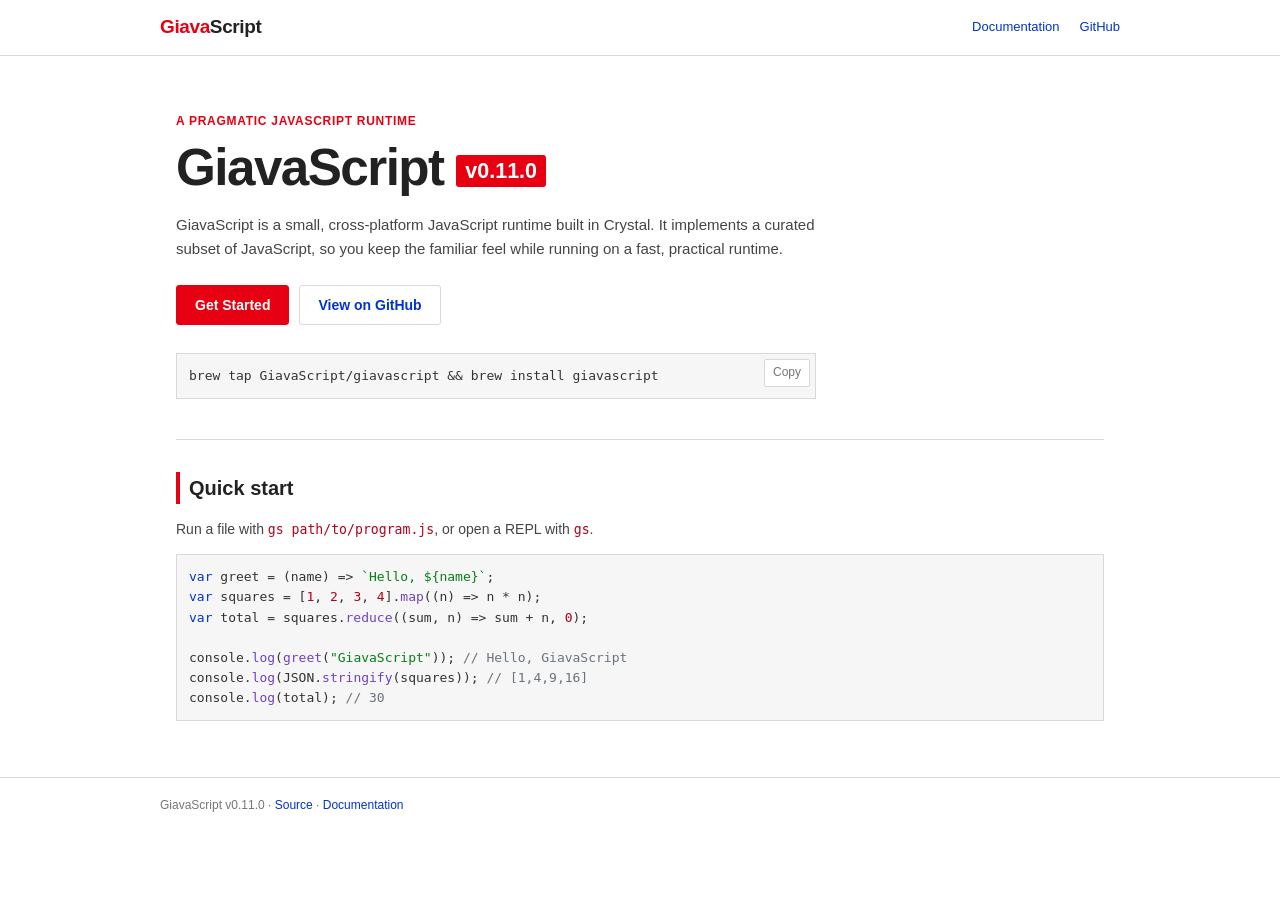
<file: index.html>
<!DOCTYPE html>
<html lang="en">

<head>
    <meta charset="UTF-8">
    <meta name="viewport" content="width=device-width, initial-scale=1.0">
    <title>GiavaScript — a pragmatic JavaScript runtime</title>
    <meta name="description"
        content="GiavaScript is a small, cross-platform JavaScript runtime with intentional non-standard differences.">
    <style>
        :root {
            --line: #d9d9d9;
            --muted: #767676;
            --red: #e60012;
            --blue: #0033cc;
            --code: #f6f6f6;
            --max: 960px
        }

        * {
            box-sizing: border-box
        }

        body {
            margin: 0;
            background: #fff;
            color: #222;
            font: 14px/1.6 "Hiragino Kaku Gothic ProN", "Yu Gothic", Meiryo, -apple-system, BlinkMacSystemFont, "Segoe UI", sans-serif
        }

        a {
            color: var(--blue);
            text-decoration: none
        }

        a:hover {
            text-decoration: underline
        }

        .topbar {
            height: 56px;
            border-bottom: 1px solid var(--line);
            display: flex;
            align-items: center;
            justify-content: space-between;
            gap: 24px;
            padding: 0 max(16px, calc((100vw - var(--max))/2))
        }

        .brand {
            color: var(--red);
            font-weight: 700;
            font-size: 19px;
            letter-spacing: -0.02em
        }

        .brand:hover {
            text-decoration: none
        }

        .brand b {
            color: #222;
            font-weight: 700
        }

        .topbar nav {
            display: flex;
            gap: 20px;
            font-size: 13px
        }

        main {
            max-width: var(--max);
            margin: auto;
            padding: 0 16px
        }

        .hero {
            padding: 56px 0 40px;
            border-bottom: 1px solid var(--line)
        }

        .eyebrow {
            color: var(--red);
            font-size: 12px;
            font-weight: 700;
            letter-spacing: .06em;
            text-transform: uppercase
        }

        .hero h1 {
            font-size: clamp(2rem, 6vw, 3.2rem);
            line-height: 1.05;
            margin: 10px 0 0;
            letter-spacing: -0.03em
        }

        .version {
            font-size: 0.42em;
            font-weight: 600;
            color: #fff;
            background: var(--red);
            border-radius: 3px;
            padding: 4px 9px;
            vertical-align: middle;
            letter-spacing: 0
        }

        .hero-copy {
            max-width: 640px;
            color: #444;
            font-size: 15px;
            margin: 18px 0 0
        }

        .actions {
            display: flex;
            gap: 10px;
            margin-top: 24px
        }

        .btn {
            display: inline-block;
            padding: 8px 18px;
            border: 1px solid var(--line);
            border-radius: 3px;
            font-size: 14px;
            font-weight: 600
        }

        .btn:hover {
            text-decoration: none
        }

        .btn.primary {
            background: var(--red);
            border-color: var(--red);
            color: #fff
        }

        .btn.primary:hover {
            background: #c5000f
        }

        .btn.secondary {
            background: #fff;
            color: var(--blue)
        }

        .btn.secondary:hover {
            background: #f2f6ff;
            border-color: #b3b3b3
        }

        .install {
            margin-top: 28px;
            max-width: 640px;
            position: relative
        }

        .install pre {
            margin: 0;
            background: var(--code);
            border: 1px solid var(--line);
            padding: 12px 64px 12px 12px;
            overflow: auto;
            font: 13px/1.5 ui-monospace, SFMono-Regular, Menlo, Consolas, monospace;
            color: #333
        }

        .install .copy {
            position: absolute;
            right: 6px;
            top: 6px;
            background: #fff;
            border: 1px solid var(--line);
            color: var(--muted);
            padding: 3px 8px;
            cursor: pointer;
            font: inherit;
            font-size: 12px;
            border-radius: 2px
        }

        .install .copy:hover {
            color: var(--blue);
            border-color: #b3b3b3
        }

        .quickstart {
            padding: 32px 0 56px
        }

        .quickstart h2 {
            font-size: 1.25rem;
            margin: 0 0 10px;
            padding-left: 9px;
            border-left: 4px solid var(--red)
        }

        .quickstart p {
            color: #444
        }

        .quickstart p code {
            color: #b3001b;
            font-size: .94em
        }

        .quickstart pre {
            margin: 14px 0 0;
            background: var(--code);
            border: 1px solid var(--line);
            padding: 12px;
            overflow: auto;
            font: 13px/1.55 ui-monospace, SFMono-Regular, Menlo, Consolas, monospace;
            color: #333
        }

        pre code {
            color: #333
        }

        .string {
            color: #067d17
        }

        .comment {
            color: #6a737d
        }

        .keyword {
            color: #0033cc
        }

        .number {
            color: #b3001b
        }

        .func {
            color: #6f42c1
        }

        footer {
            border-top: 1px solid var(--line);
            padding: 18px max(16px, calc((100vw - var(--max))/2));
            color: var(--muted);
            font-size: 12px
        }

        footer a {
            color: var(--blue)
        }

        @media(max-width: 600px) {
            .topbar {
                flex-wrap: wrap;
                height: auto;
                padding: 10px 16px;
                gap: 8px
            }

            .hero {
                padding: 36px 0 28px
            }

            .actions {
                flex-direction: column;
                align-items: flex-start
            }
        }
    </style>
</head>

<body>
    <header class="topbar">
        <a class="brand" href="./">Giava<b>Script</b></a>
        <nav>
            <a href="docs/">Documentation</a>
            <a href="https://github.com/GiavaScript/GiavaScript">GitHub</a>
        </nav>
    </header>

    <main>
        <section class="hero">
            <div class="eyebrow">A pragmatic JavaScript runtime</div>
            <h1>GiavaScript <span class="version">v0.11.0</span></h1>
            <p class="hero-copy">
                GiavaScript is a small, cross-platform JavaScript runtime built in Crystal.
                It implements a curated subset of JavaScript, so you keep the familiar feel
                while running on a fast, practical runtime.
            </p>
            <div class="actions">
                <a class="btn primary" href="docs/">Get Started</a>
                <a class="btn secondary" href="https://github.com/GiavaScript/GiavaScript">View on GitHub</a>
            </div>
            <div class="install">
                <button class="copy" type="button">Copy</button>
                <pre><code>brew tap GiavaScript/giavascript && brew install giavascript</code></pre>
            </div>
        </section>

        <section class="quickstart">
            <h2>Quick start</h2>
            <p>Run a file with <code>gs path/to/program.js</code>, or open a REPL with <code>gs</code>.</p>
            <pre><code>var greet = (name) => `Hello, ${name}`;
var squares = [1, 2, 3, 4].map((n) => n * n);
var total = squares.reduce((sum, n) => sum + n, 0);

console.log(greet("GiavaScript")); // Hello, GiavaScript
console.log(JSON.stringify(squares)); // [1,4,9,16]
console.log(total); // 30</code></pre>
        </section>
    </main>

    <footer>
        GiavaScript v0.11.0 &middot; <a href="https://github.com/GiavaScript/GiavaScript">Source</a> &middot;
        <a href="docs/">Documentation</a>
    </footer>

    <script>
        var tokenPattern = /("(?:[^"\\]|\\.)*"|'(?:[^'\\]|\\.)*'|`(?:[^`\\]|\\.)*`)|(\/\/[^\n]*)|\b(var|function|return|if|else|for|of|in|switch|case|break|default|new|typeof|throw|try|catch|finally)\b|\b(\d+(?:\.\d+)?)\b|\b([A-Za-z_$][\w$]*)(?=\()/g;

        var highlight = (source) => {
            var escaped = source.replace(/&/g, "&amp;").replace(/</g, "&lt;").replace(/>/g, "&gt;");
            return escaped.replace(tokenPattern, (match, string, comment, keyword, number, func) => {
                if (string) return `<span class="string">${match}</span>`;
                if (comment) return `<span class="comment">${match}</span>`;
                if (keyword) return `<span class="keyword">${match}</span>`;
                if (number) return `<span class="number">${match}</span>`;
                return `<span class="func">${match}</span>`;
            });
        };

        var copy = (button, timeout = 1200) => {
            navigator.clipboard.writeText(button.parentElement.querySelector("code").textContent);
            button.textContent = "Copied";
            setTimeout(() => { button.textContent = "Copy"; }, timeout);
        };

        [...document.querySelectorAll("pre code")].forEach((block) => {
            block.innerHTML = highlight(block.textContent);
        });

        [...document.querySelectorAll(".copy")].forEach((button) => {
            button.addEventListener("click", () => copy(button));
        });
    </script>
</body>

</html>
</file>
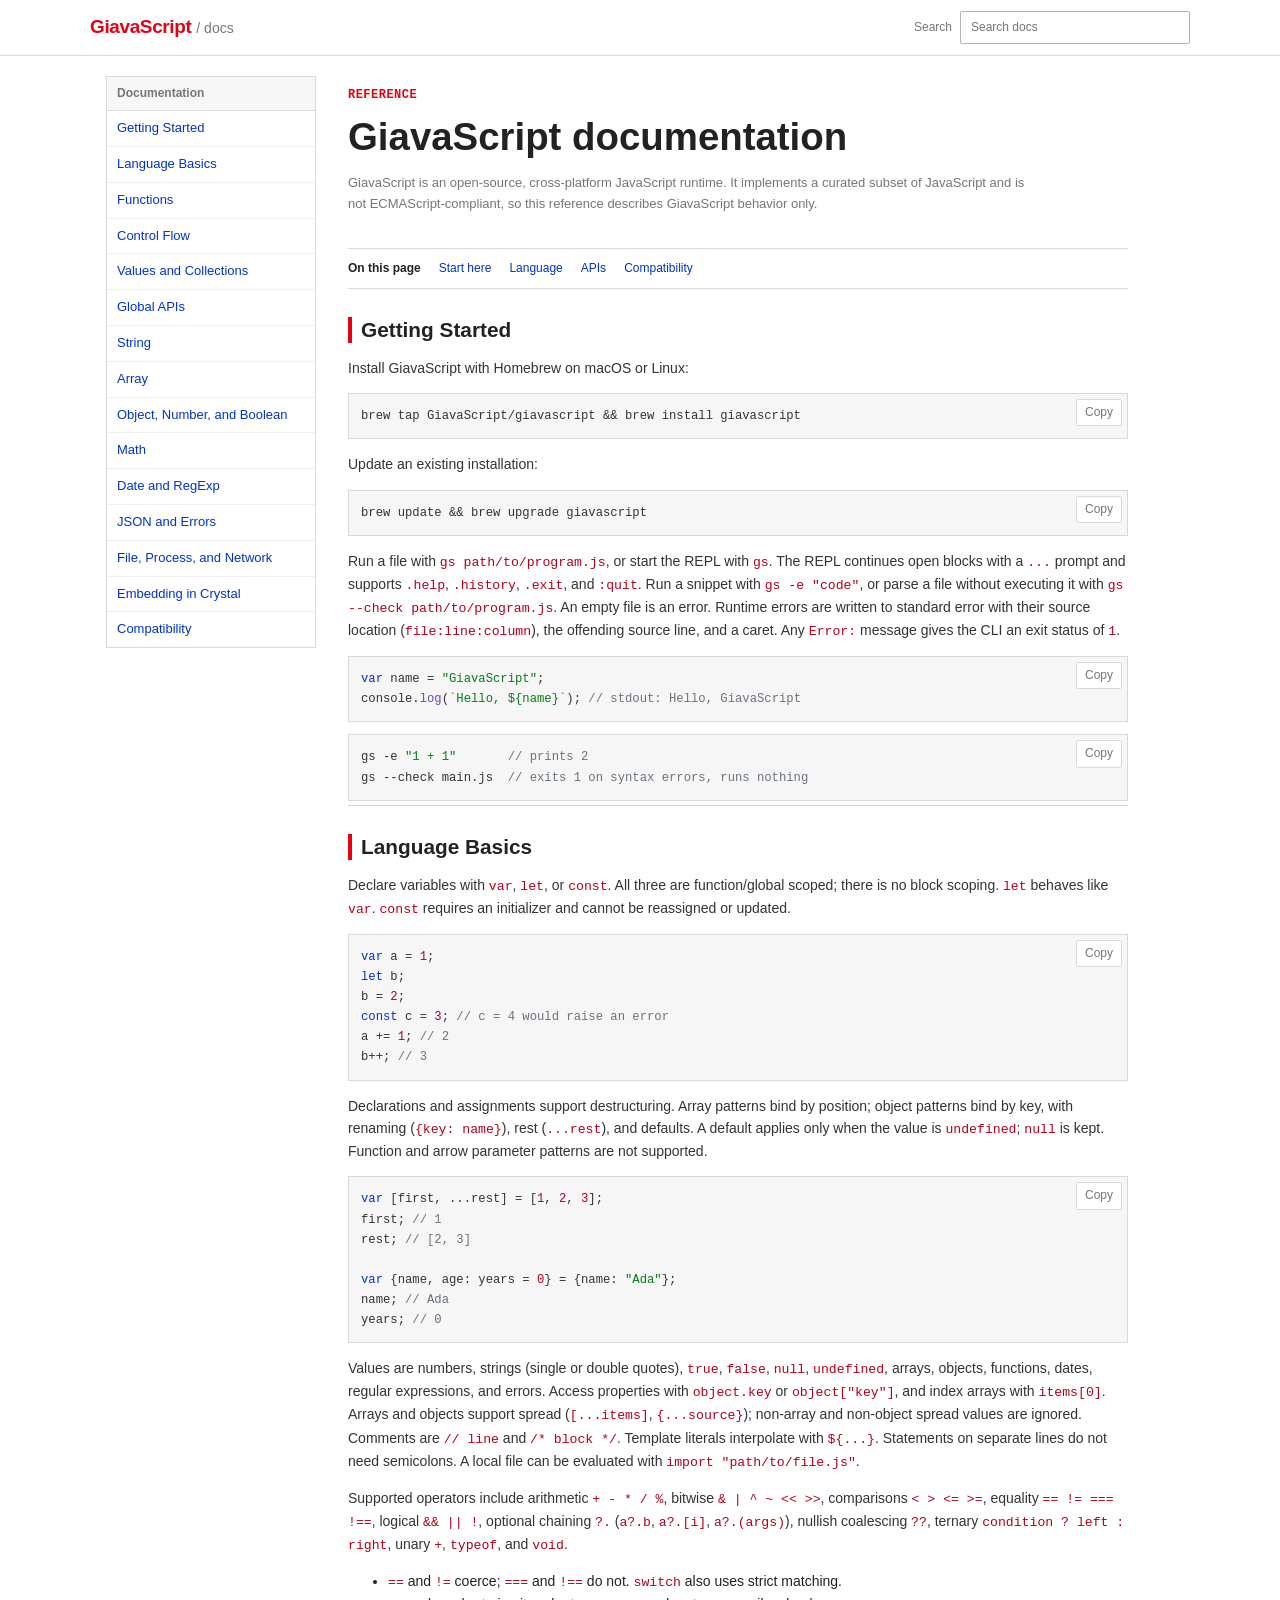
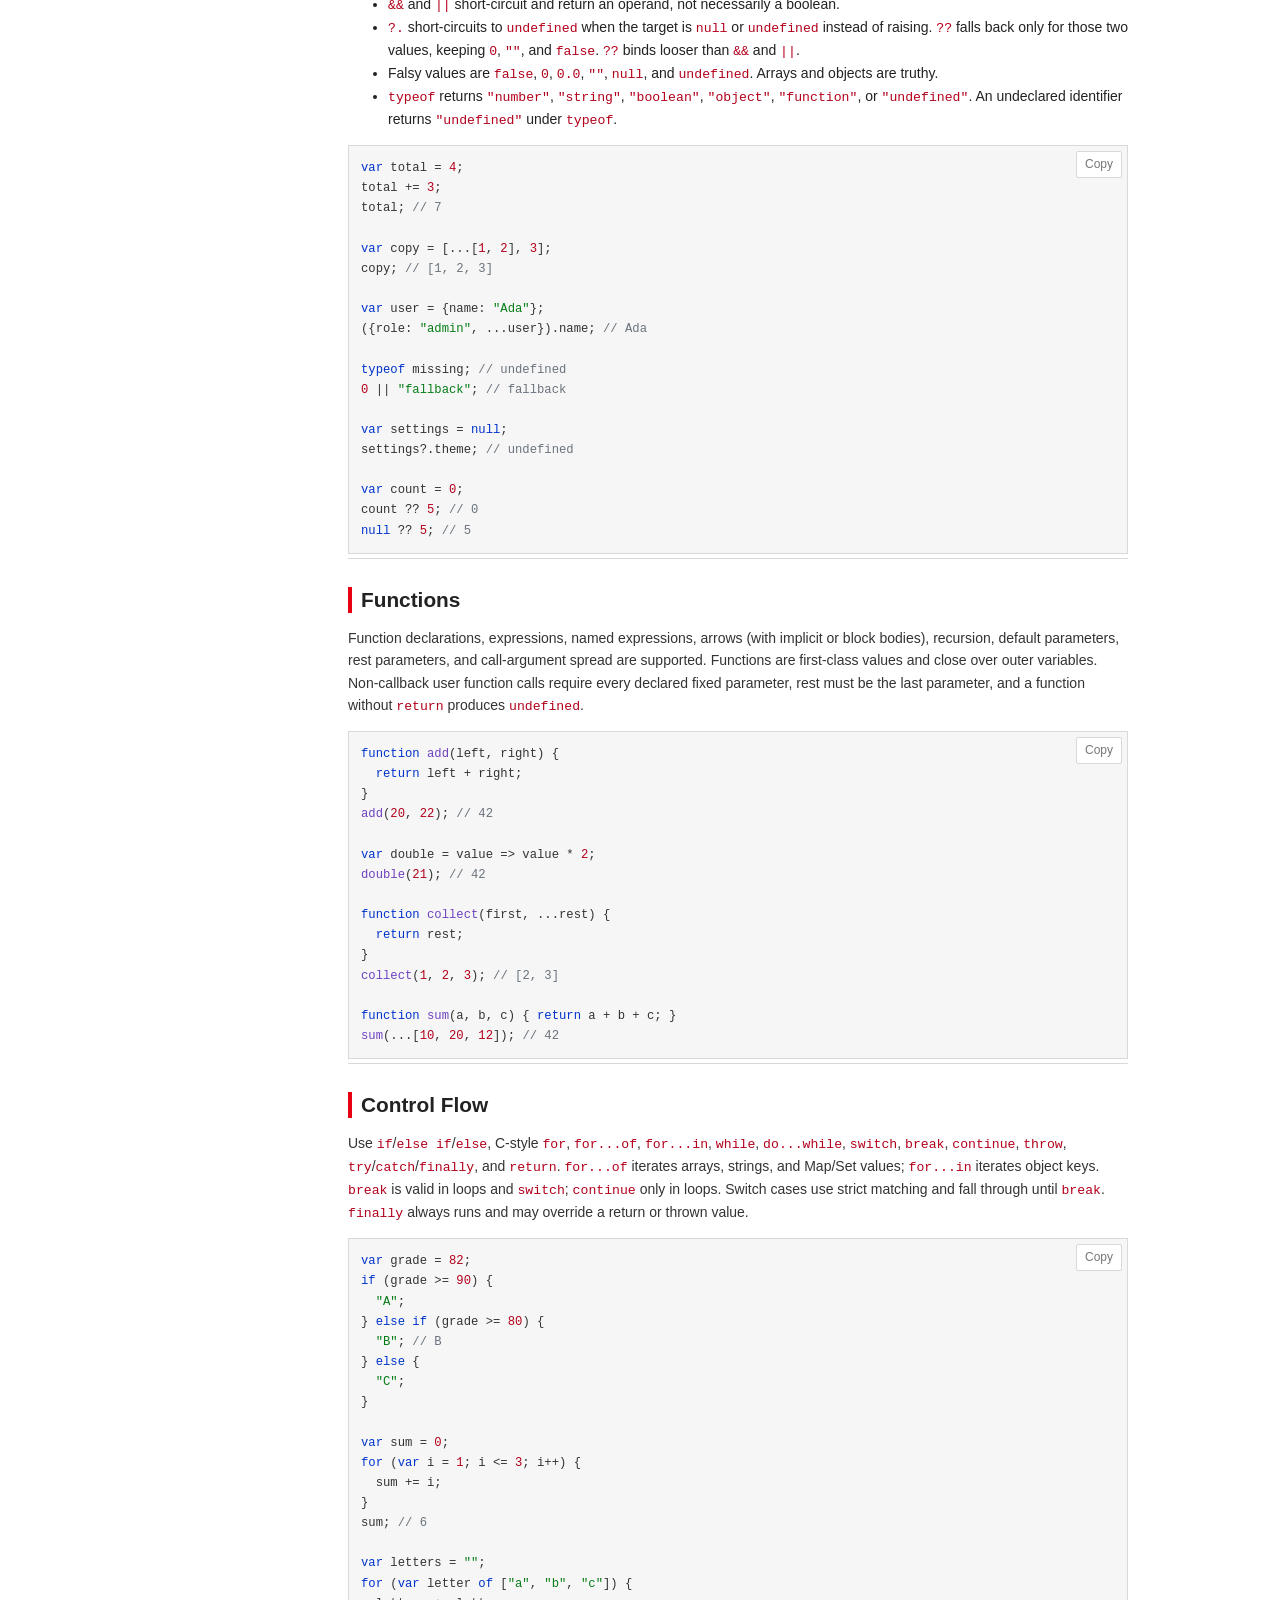
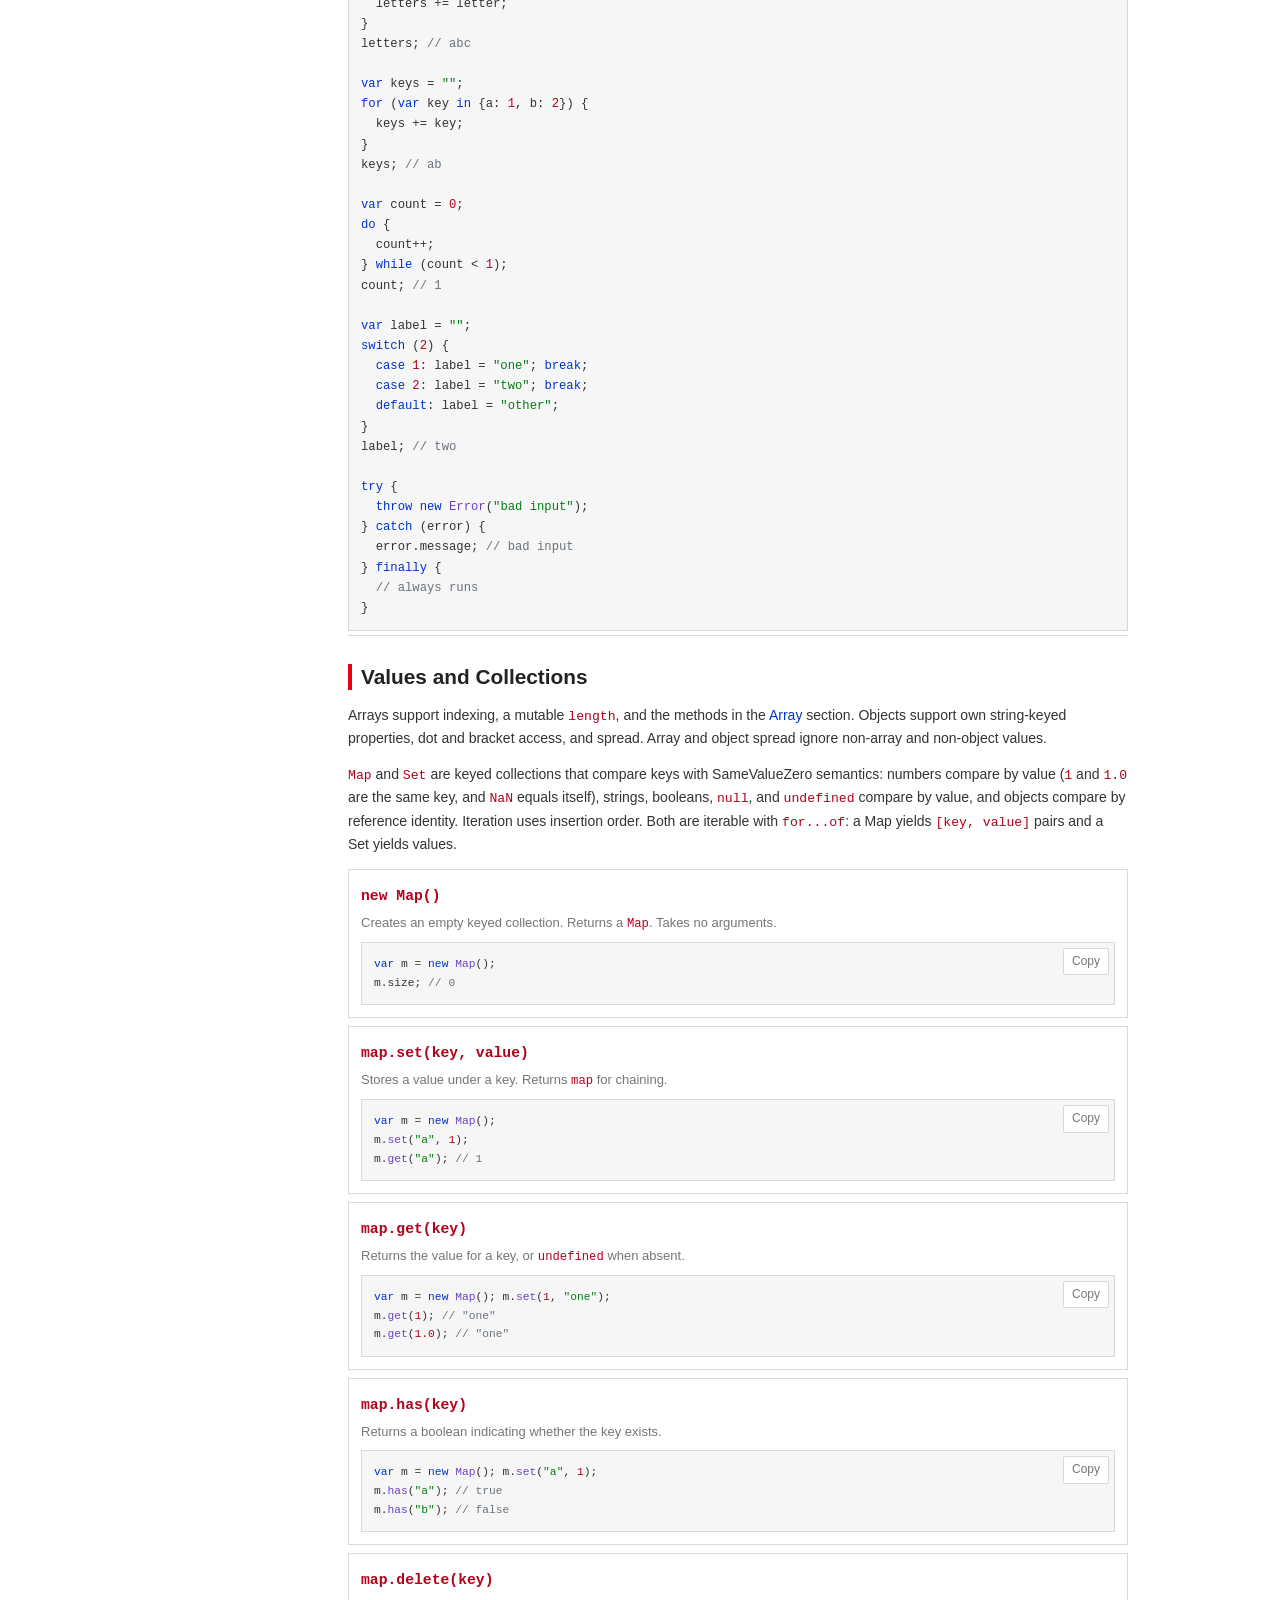
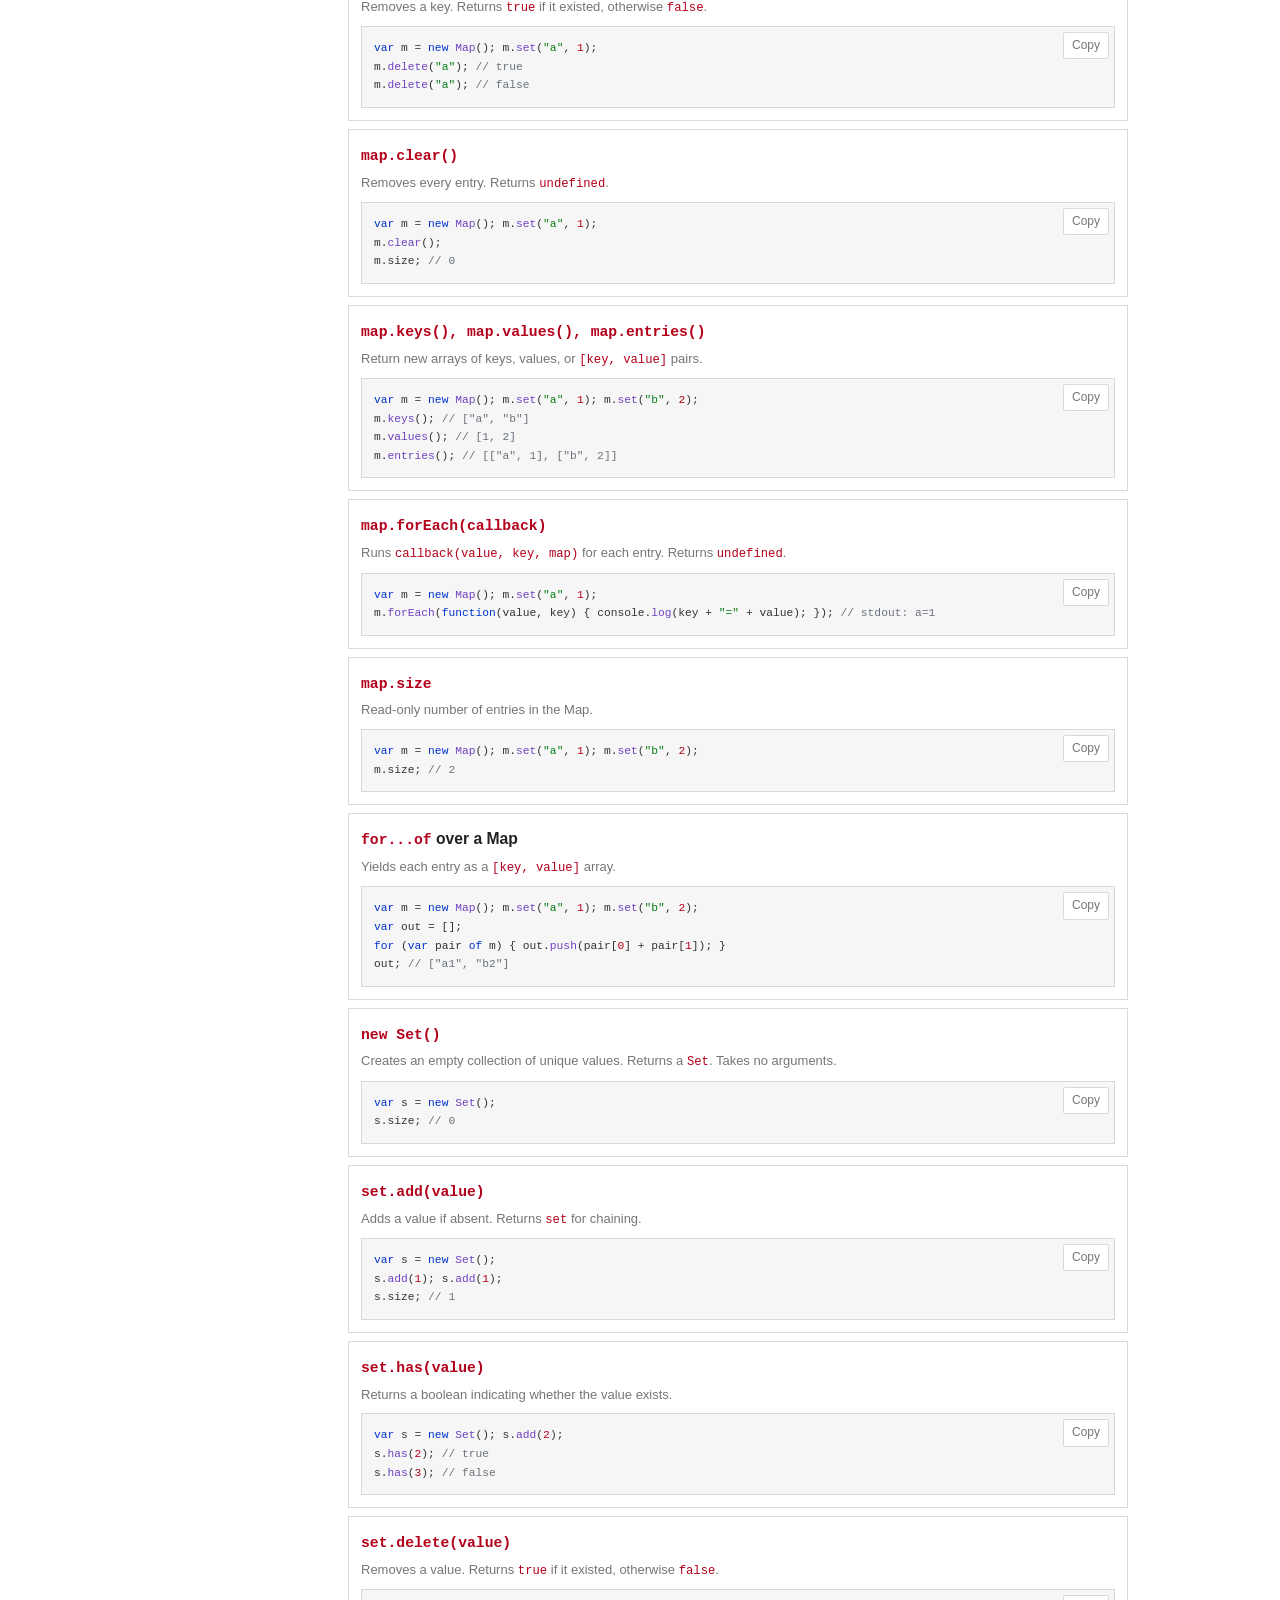
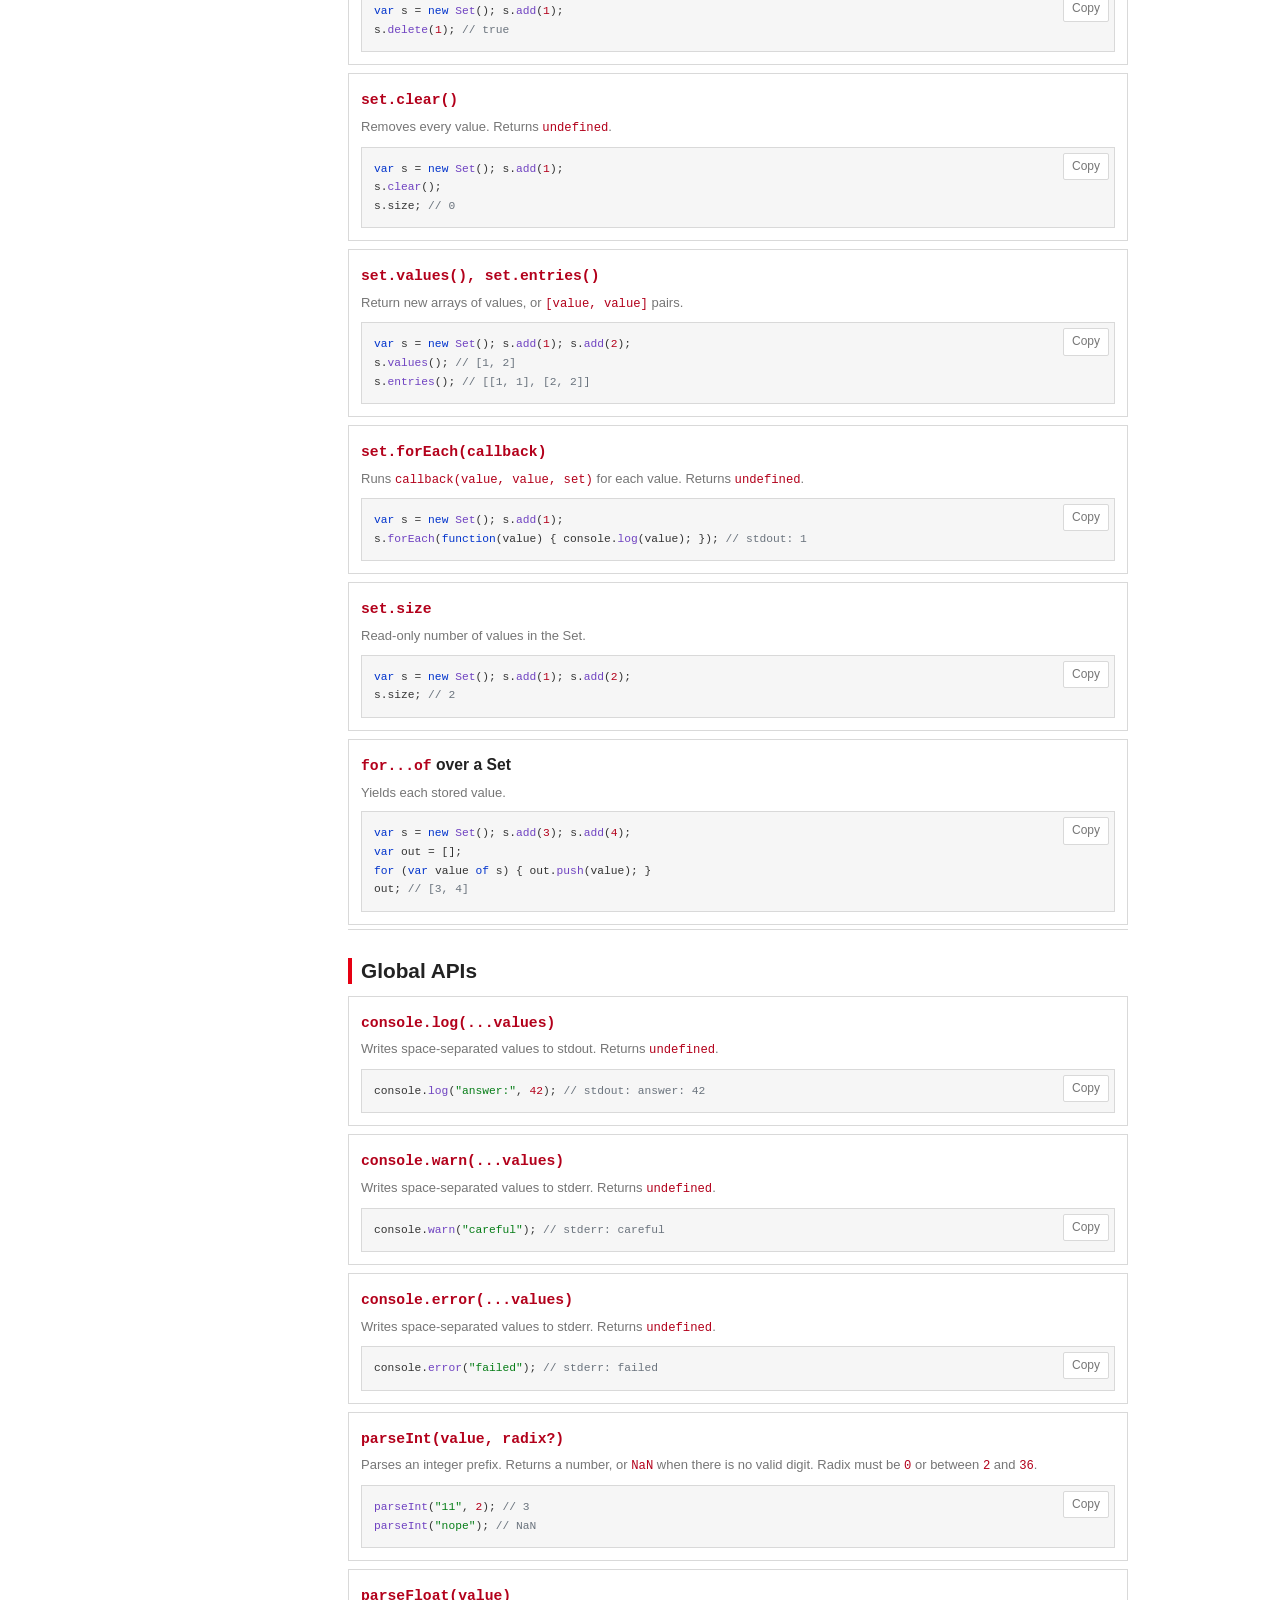
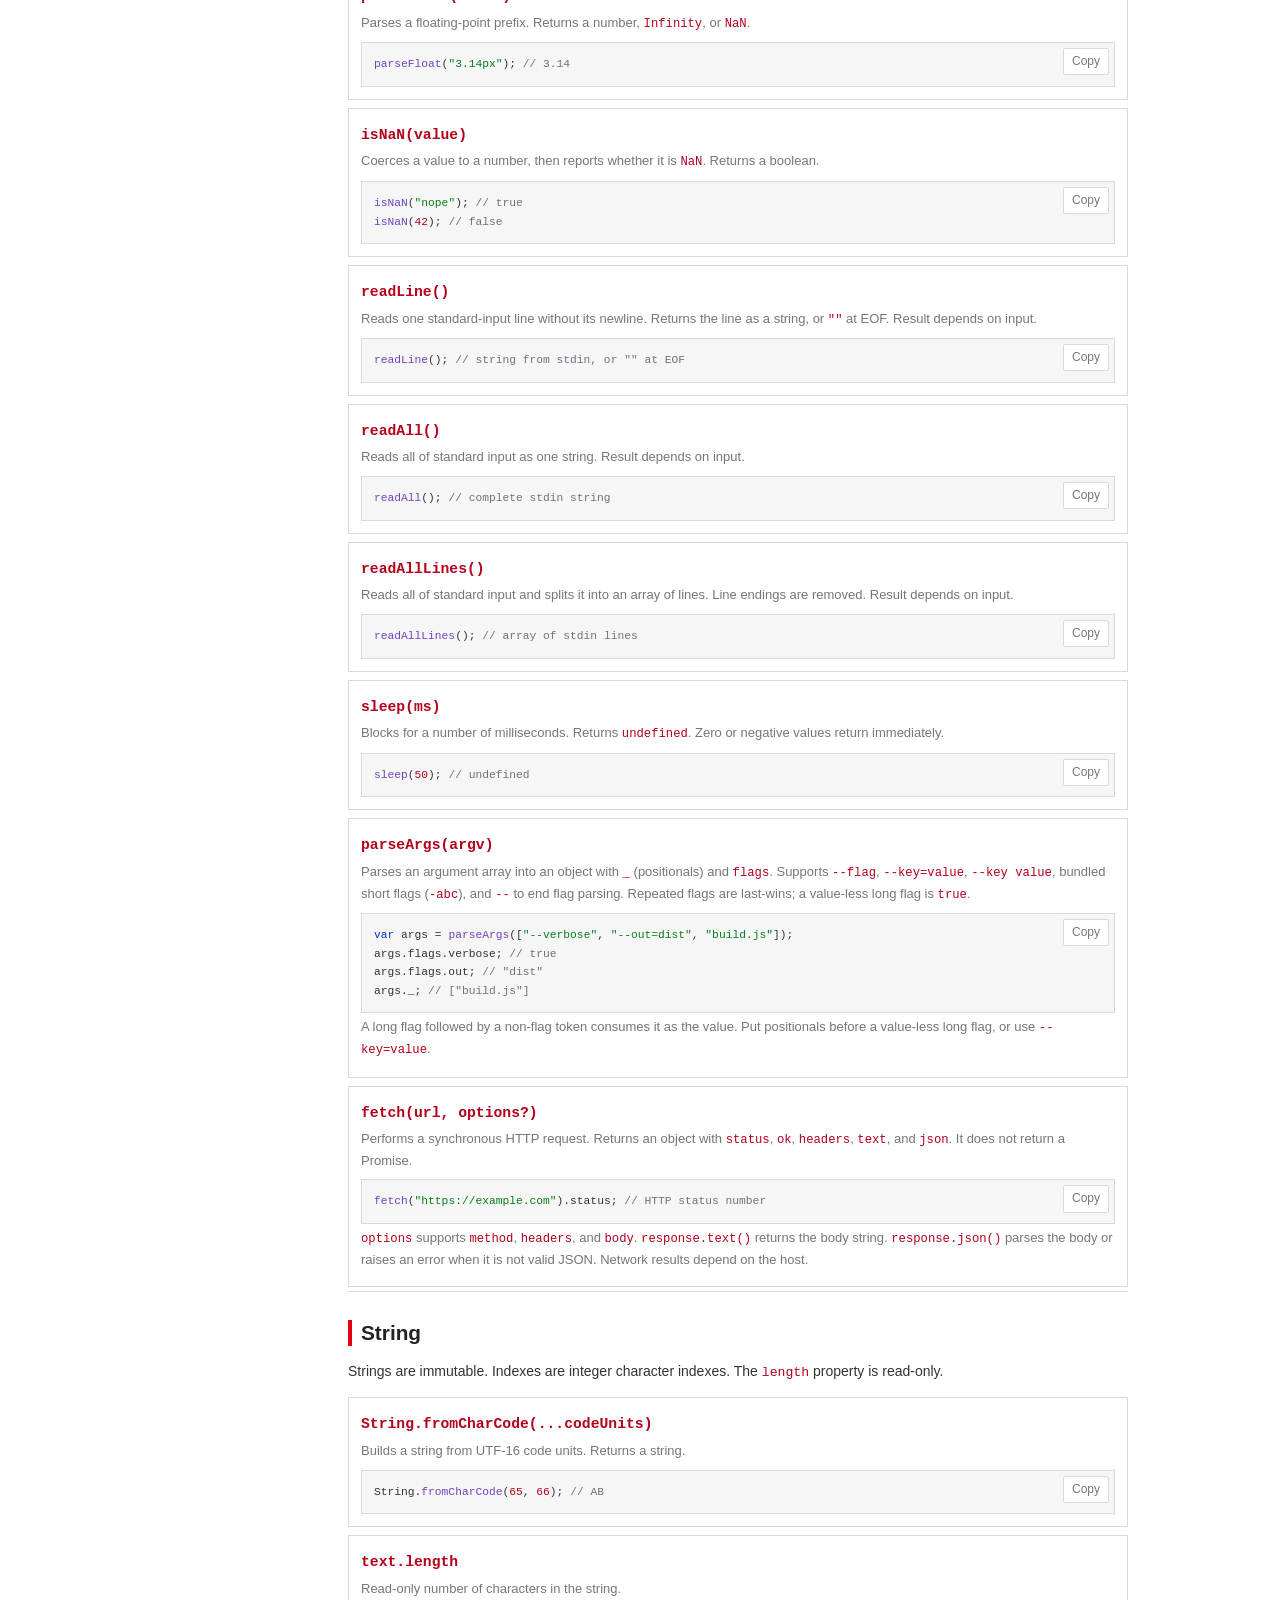
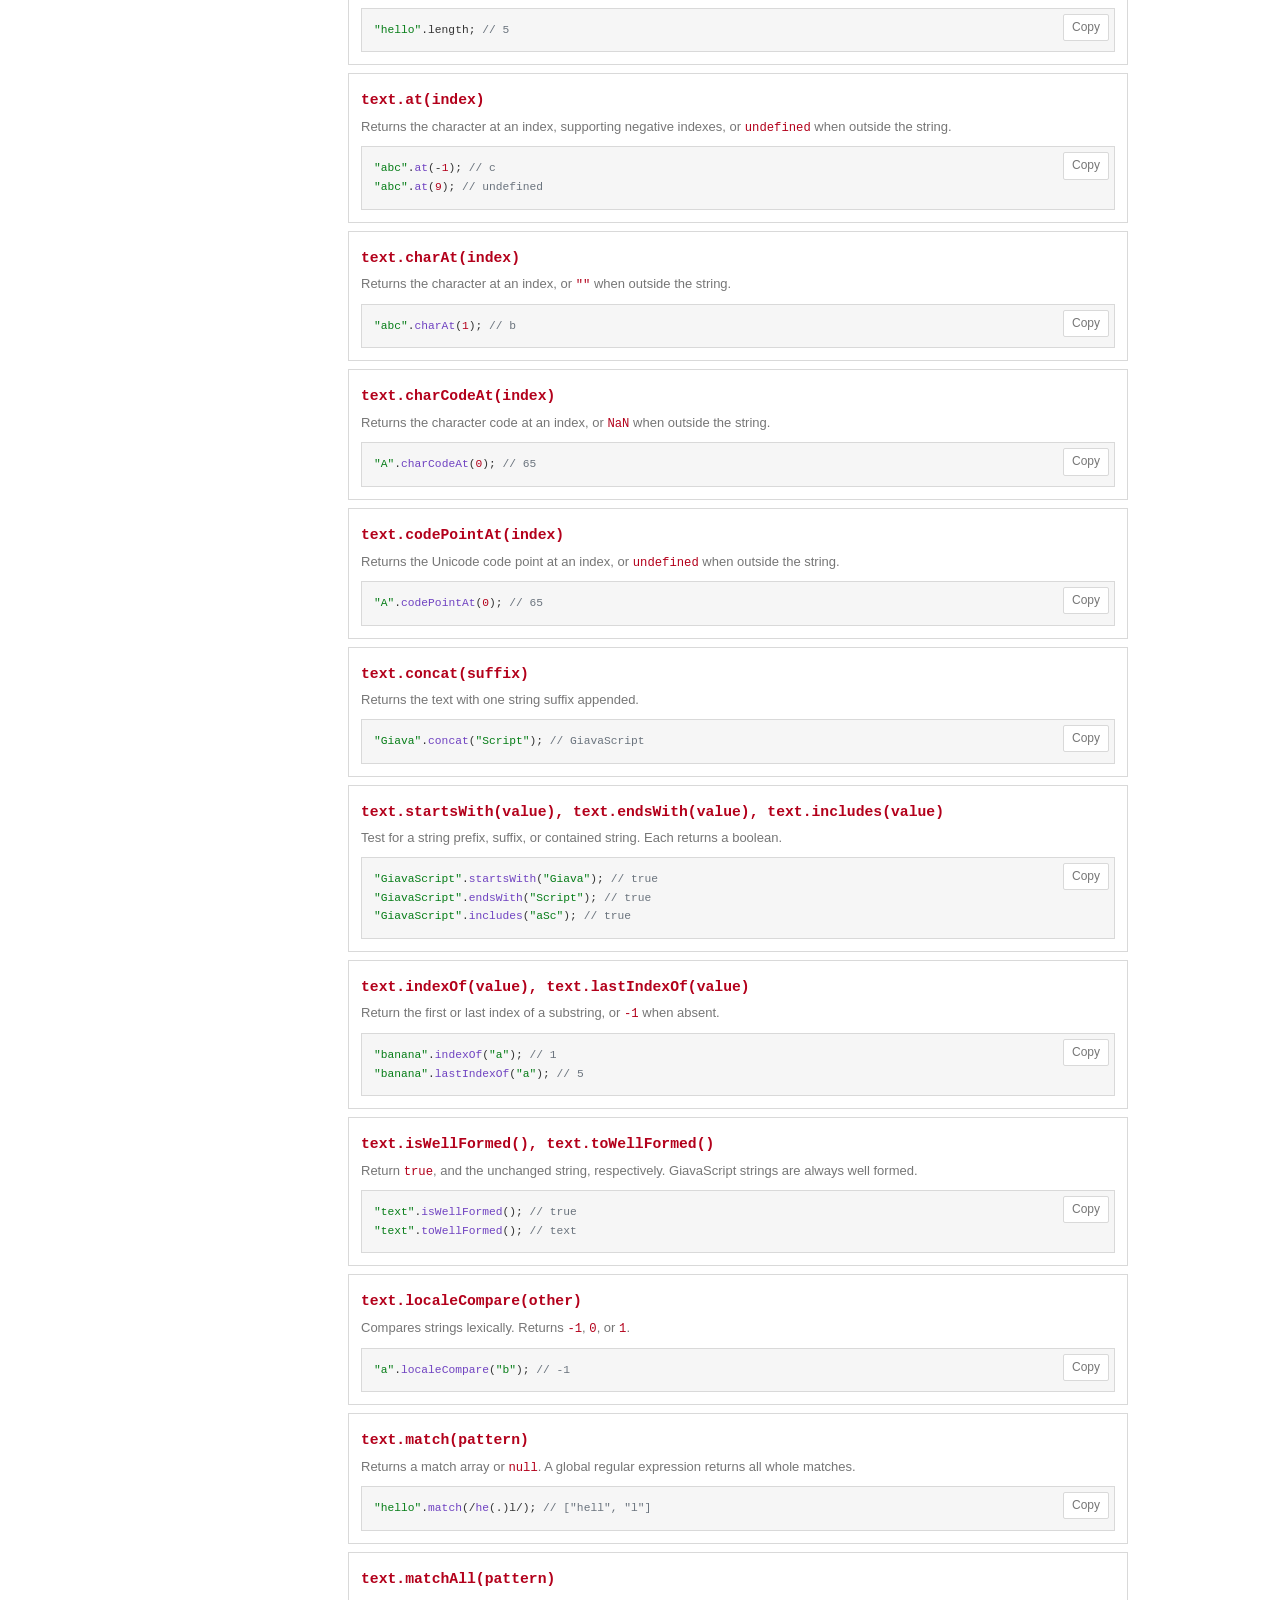
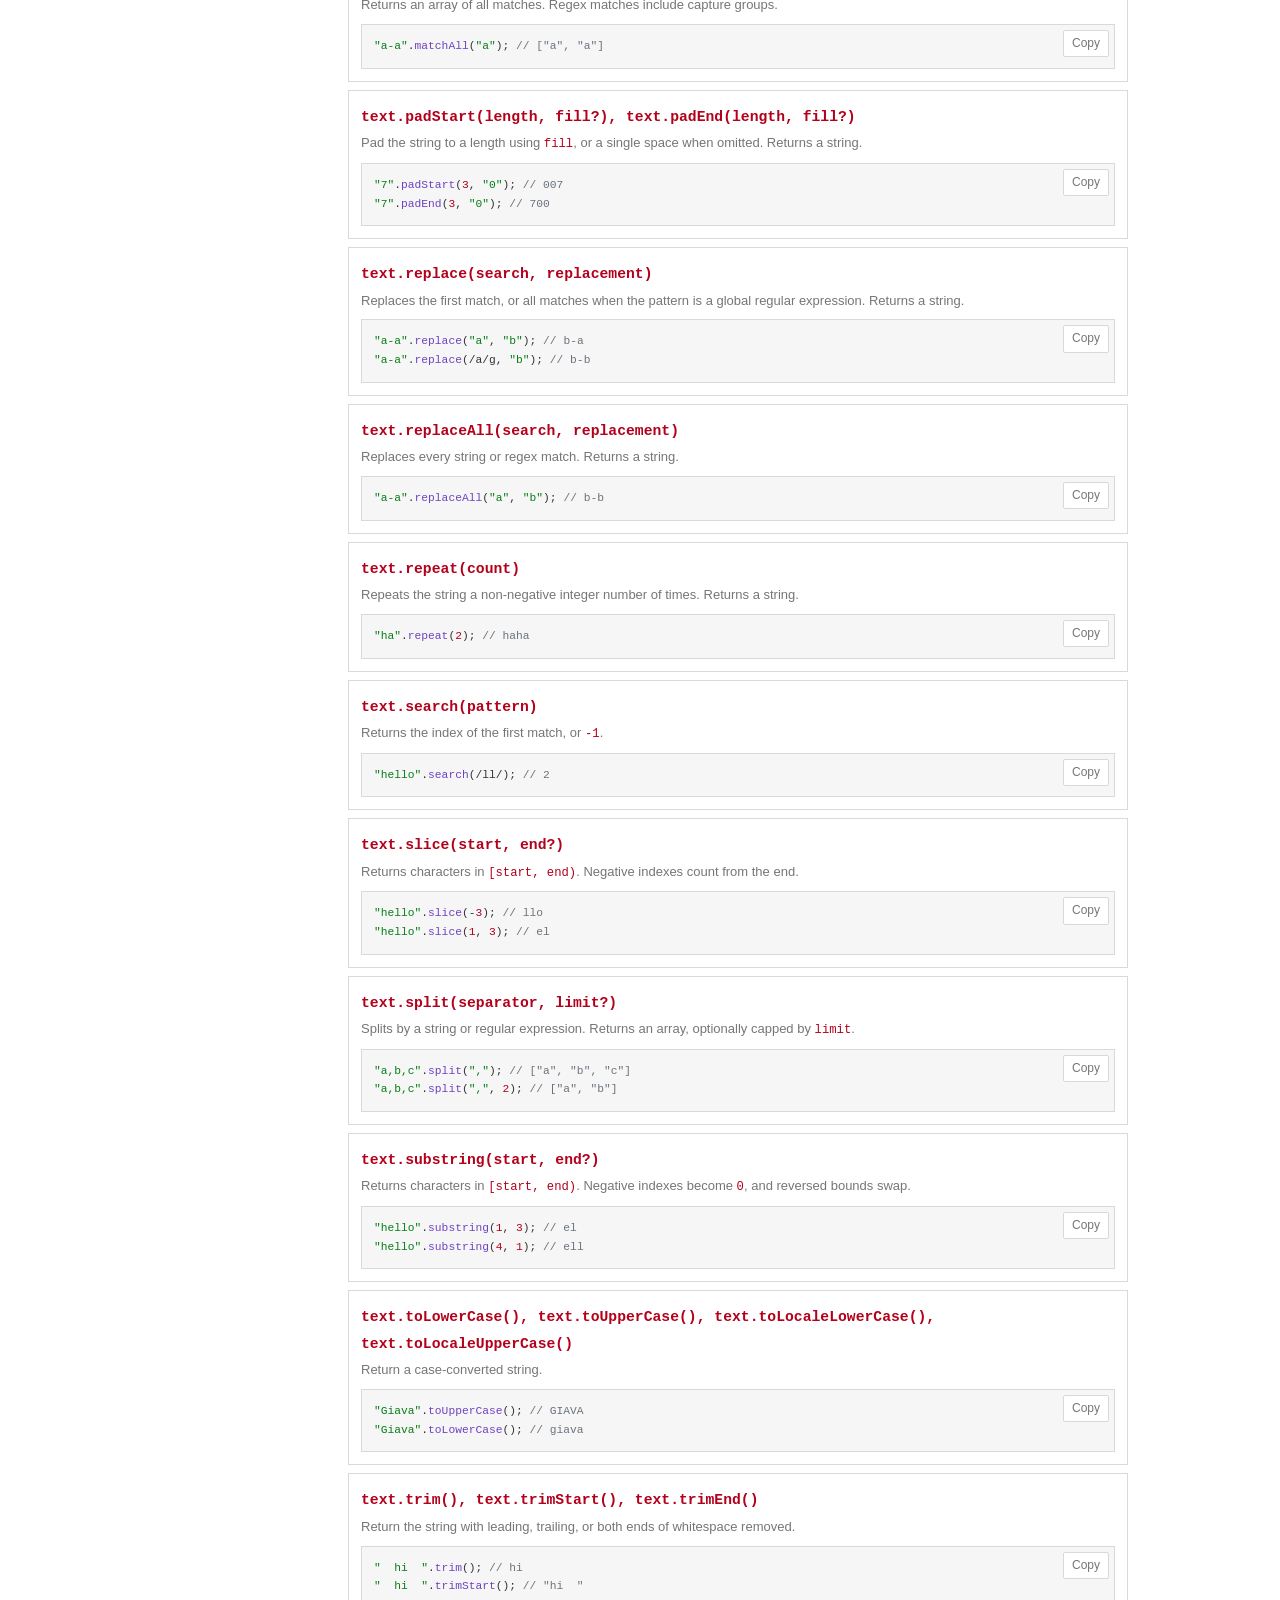
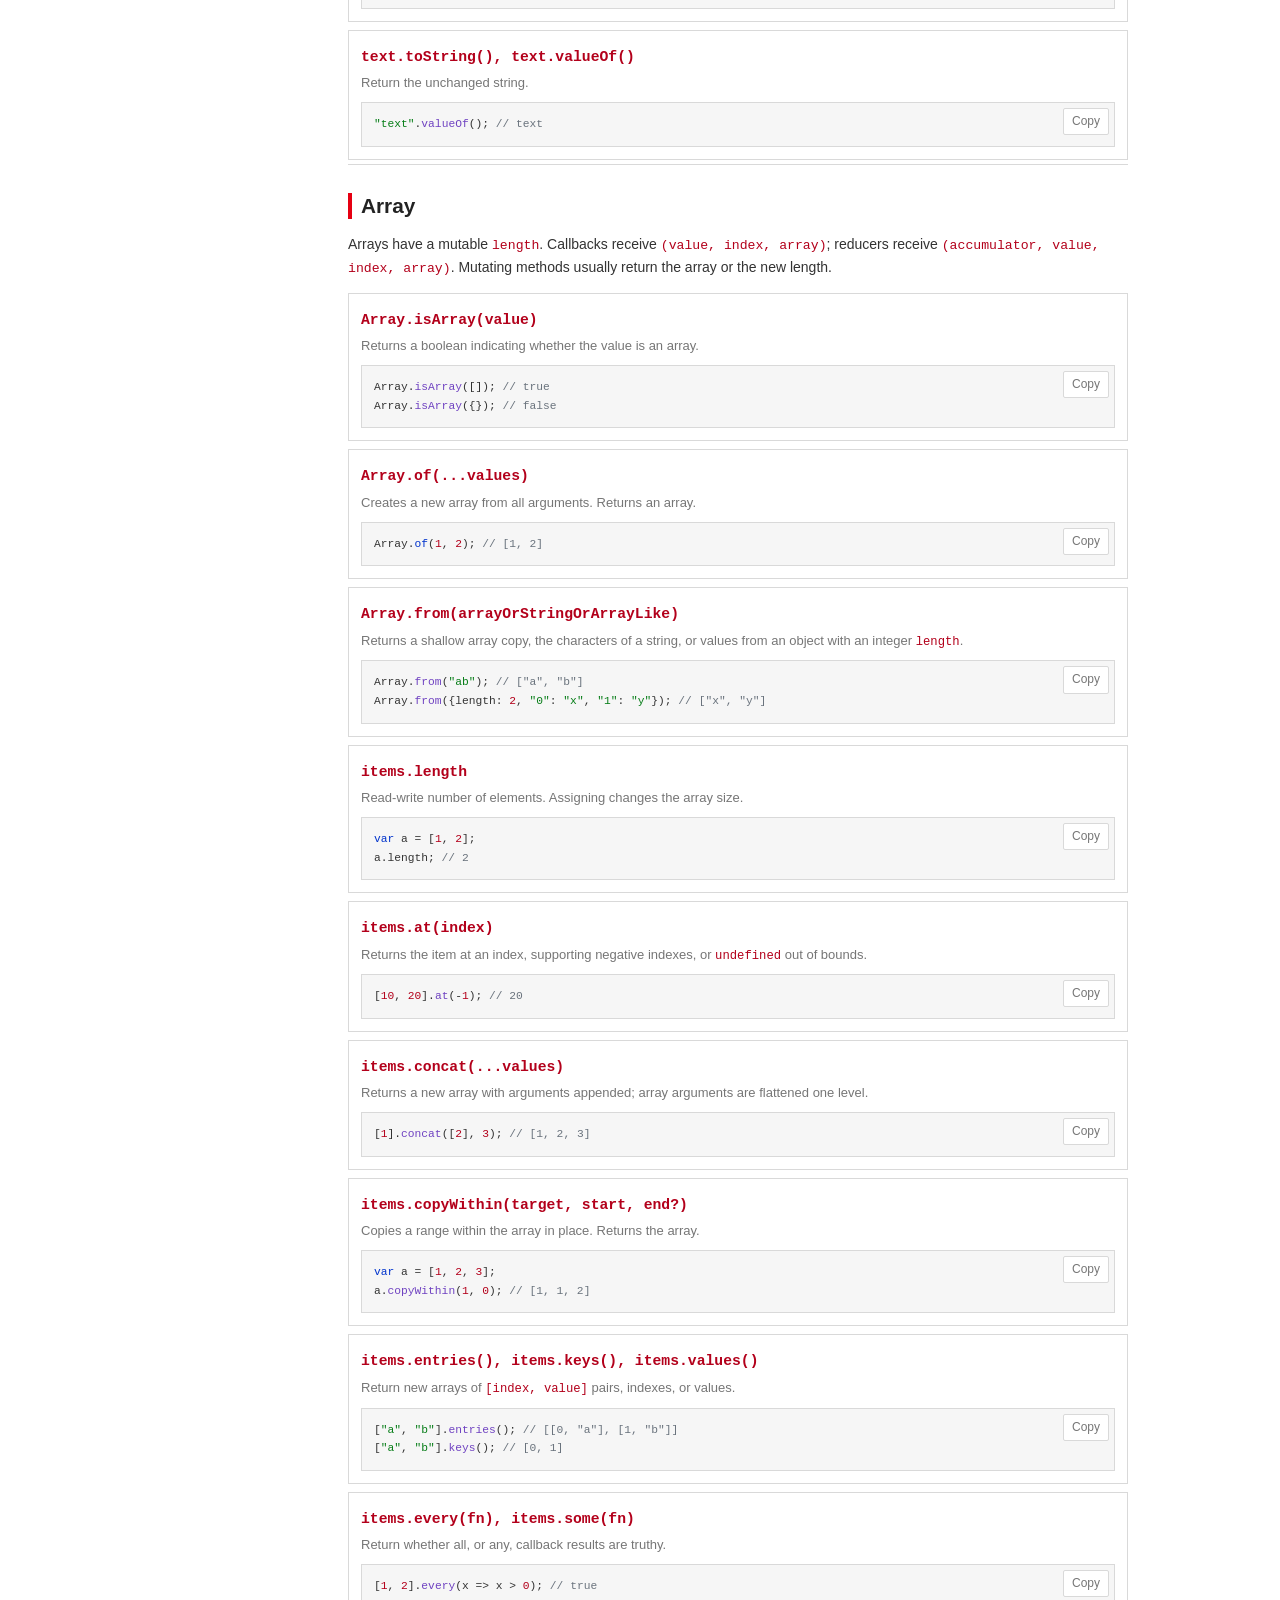
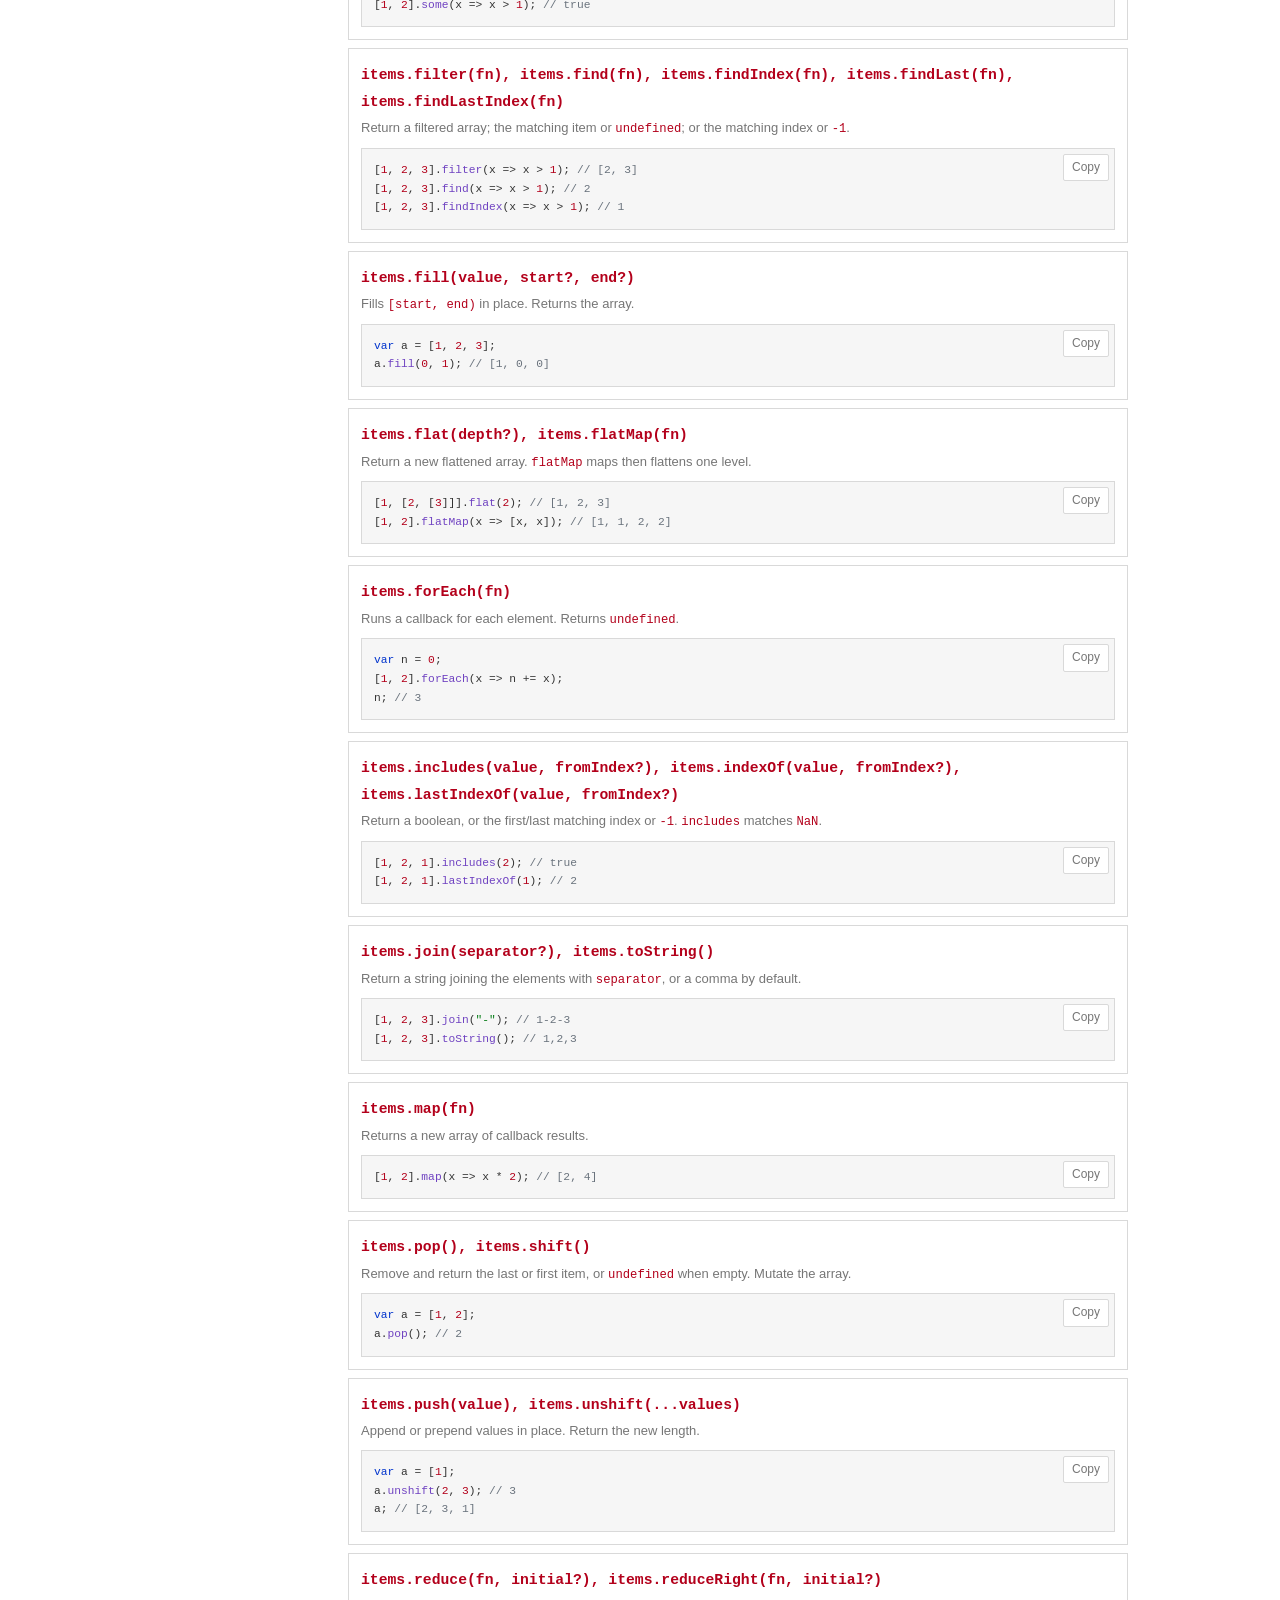
<file: docs/index.html>
<!doctype html>
<html lang="en">

<head>
  <meta charset="utf-8">
  <meta name="viewport" content="width=device-width, initial-scale=1">
  <title>GiavaScript docs</title>
  <meta name="description" content="Documentation for the GiavaScript runtime.">
  <link rel="stylesheet" href="style.css">
</head>

<body>
  <header class="topbar">
    <a class="brand" href="../">GiavaScript <span>/ docs</span></a>
    <button class="menu" type="button" aria-expanded="false" aria-controls="sidebar">Menu</button>
    <label class="search"><span>Search</span><input id="search" type="search" placeholder="Search docs"
        autocomplete="off"></label>
  </header>
  <div class="layout">
    <aside id="sidebar" class="sidebar">
      <nav aria-label="Documentation">
        <a href="#start">Getting Started</a>
        <a href="#language">Language Basics</a>
        <a href="#functions">Functions</a>
        <a href="#control">Control Flow</a>
        <a href="#values">Values and Collections</a>
        <a href="#global">Global APIs</a>
        <a href="#string">String</a>
        <a href="#array">Array</a>
        <a href="#objects">Object, Number, and Boolean</a>
        <a href="#math">Math</a>
        <a href="#date">Date and RegExp</a>
        <a href="#json">JSON and Errors</a>
        <a href="#host">File, Process, and Network</a>
        <a href="#embedding">Embedding in Crystal</a>
        <a href="#compatibility">Compatibility</a>
      </nav>
    </aside>
    <main class="content">
      <div class="intro">
        <p class="eyebrow">Reference</p>
        <h1>GiavaScript documentation</h1>
        <p>GiavaScript is an open-source, cross-platform JavaScript runtime. It implements a curated subset of
          JavaScript and is not ECMAScript-compliant, so this reference describes GiavaScript behavior only.</p>
      </div>
      <aside class="toc" aria-label="On this page"><strong>On this page</strong><a href="#start">Start here</a><a
          href="#language">Language</a><a href="#global">APIs</a><a href="#compatibility">Compatibility</a></aside>

      <!-- Getting Started -->
      <section id="start" class="doc-section">
        <h2>Getting Started</h2>
        <p>Install GiavaScript with Homebrew on macOS or Linux:</p>
        <div class="code-wrap"><button class="copy" type="button">Copy</button>
          <pre><code>brew tap GiavaScript/giavascript &amp;&amp; brew install giavascript</code></pre>
        </div>
        <p>Update an existing installation:</p>
        <div class="code-wrap"><button class="copy" type="button">Copy</button>
          <pre><code>brew update &amp;&amp; brew upgrade giavascript</code></pre>
        </div>
        <p>Run a file with <code>gs path/to/program.js</code>, or start the REPL with <code>gs</code>. The REPL
          continues open blocks with a <code>...</code> prompt and supports <code>.help</code>, <code>.history</code>,
          <code>.exit</code>, and <code>:quit</code>. Run a snippet with <code>gs -e "code"</code>, or parse a file
          without executing it with <code>gs --check path/to/program.js</code>. An empty file is an error. Runtime errors
          are written to standard error with their source location (<code>file:line:column</code>), the offending source
          line, and a caret. Any <code>Error:</code> message gives the CLI an exit status of <code>1</code>.</p>
        <div class="code-wrap"><button class="copy" type="button">Copy</button>
          <pre><code>var name = "GiavaScript";
console.log(`Hello, ${name}`); // stdout: Hello, GiavaScript</code></pre>
        </div>
        <div class="code-wrap"><button class="copy" type="button">Copy</button>
          <pre><code>gs -e "1 + 1"       // prints 2
gs --check main.js  // exits 1 on syntax errors, runs nothing</code></pre>
        </div>
      </section>

      <!-- Language Basics -->
      <section id="language" class="doc-section">
        <h2>Language Basics</h2>
        <p>Declare variables with <code>var</code>, <code>let</code>, or <code>const</code>. All three are
          function/global scoped; there is no block scoping. <code>let</code> behaves like <code>var</code>.
          <code>const</code> requires an initializer and cannot be reassigned or updated.</p>
        <div class="code-wrap"><button class="copy" type="button">Copy</button>
          <pre><code>var a = 1;
let b;
b = 2;
const c = 3; // c = 4 would raise an error
a += 1; // 2
b++; // 3</code></pre>
        </div>
        <p>Declarations and assignments support destructuring. Array patterns bind by position; object patterns bind by
          key, with renaming (<code>{key: name}</code>), rest (<code>...rest</code>), and defaults. A default applies
          only when the value is <code>undefined</code>; <code>null</code> is kept. Function and arrow parameter
          patterns are not supported.</p>
        <div class="code-wrap"><button class="copy" type="button">Copy</button>
          <pre><code>var [first, ...rest] = [1, 2, 3];
first; // 1
rest; // [2, 3]

var {name, age: years = 0} = {name: "Ada"};
name; // Ada
years; // 0</code></pre>
        </div>
        <p>Values are numbers, strings (single or double quotes), <code>true</code>, <code>false</code>,
          <code>null</code>, <code>undefined</code>, arrays, objects, functions, dates, regular expressions, and
          errors. Access properties with <code>object.key</code> or <code>object["key"]</code>, and index arrays with
          <code>items[0]</code>. Arrays and objects support spread (<code>[...items]</code>, <code>{...source}</code>);
          non-array and non-object spread values are ignored. Comments are <code>// line</code> and
          <code>/* block */</code>. Template literals interpolate with <code>${...}</code>. Statements on separate
          lines do not need semicolons. A local file can be evaluated with <code>import "path/to/file.js"</code>.</p>
        <p>Supported operators include arithmetic <code>+ - * / %</code>, bitwise <code>&amp; | ^ ~ &lt;&lt; &gt;&gt;</code>,
          comparisons <code>&lt; &gt; &lt;= &gt;=</code>, equality <code>== != === !==</code>, logical
          <code>&amp;&amp; || !</code>, optional chaining <code>?.</code> (<code>a?.b</code>, <code>a?.[i]</code>,
          <code>a?.(args)</code>), nullish coalescing <code>??</code>, ternary
          <code>condition ? left : right</code>, unary <code>+</code>, <code>typeof</code>, and <code>void</code>.</p>
        <ul>
          <li><code>==</code> and <code>!=</code> coerce; <code>===</code> and <code>!==</code> do not.
            <code>switch</code> also uses strict matching.</li>
          <li><code>&amp;&amp;</code> and <code>||</code> short-circuit and return an operand, not necessarily a
            boolean.</li>
          <li><code>?.</code> short-circuits to <code>undefined</code> when the target is <code>null</code> or
            <code>undefined</code> instead of raising. <code>??</code> falls back only for those two values, keeping
            <code>0</code>, <code>""</code>, and <code>false</code>. <code>??</code> binds looser than
            <code>&amp;&amp;</code> and <code>||</code>.</li>
          <li>Falsy values are <code>false</code>, <code>0</code>, <code>0.0</code>, <code>""</code>,
            <code>null</code>, and <code>undefined</code>. Arrays and objects are truthy.</li>
          <li><code>typeof</code> returns <code>"number"</code>, <code>"string"</code>, <code>"boolean"</code>,
            <code>"object"</code>, <code>"function"</code>, or <code>"undefined"</code>. An undeclared identifier
            returns <code>"undefined"</code> under <code>typeof</code>.</li>
        </ul>
        <div class="code-wrap"><button class="copy" type="button">Copy</button>
          <pre><code>var total = 4;
total += 3;
total; // 7

var copy = [...[1, 2], 3];
copy; // [1, 2, 3]

var user = {name: "Ada"};
({role: "admin", ...user}).name; // Ada

typeof missing; // undefined
0 || "fallback"; // fallback

var settings = null;
settings?.theme; // undefined

var count = 0;
count ?? 5; // 0
null ?? 5; // 5</code></pre>
        </div>
      </section>

      <!-- Functions -->
      <section id="functions" class="doc-section">
        <h2>Functions</h2>
        <p>Function declarations, expressions, named expressions, arrows (with implicit or block bodies), recursion,
          default parameters, rest parameters, and call-argument spread are supported. Functions are first-class values
          and close over outer variables. Non-callback user function calls require every declared fixed parameter, rest
          must be the last parameter, and a function without <code>return</code> produces <code>undefined</code>.</p>
        <div class="code-wrap"><button class="copy" type="button">Copy</button>
          <pre><code>function add(left, right) {
  return left + right;
}
add(20, 22); // 42

var double = value =&gt; value * 2;
double(21); // 42

function collect(first, ...rest) {
  return rest;
}
collect(1, 2, 3); // [2, 3]

function sum(a, b, c) { return a + b + c; }
sum(...[10, 20, 12]); // 42</code></pre>
        </div>
      </section>

      <!-- Control Flow -->
      <section id="control" class="doc-section">
        <h2>Control Flow</h2>
        <p>Use <code>if</code>/<code>else if</code>/<code>else</code>, C-style <code>for</code>,
          <code>for...of</code>, <code>for...in</code>, <code>while</code>, <code>do...while</code>,
          <code>switch</code>, <code>break</code>, <code>continue</code>, <code>throw</code>,
          <code>try</code>/<code>catch</code>/<code>finally</code>, and <code>return</code>.
          <code>for...of</code> iterates arrays, strings, and Map/Set values; <code>for...in</code> iterates object
          keys. <code>break</code> is valid in loops and <code>switch</code>; <code>continue</code> only in loops.
          Switch cases use strict matching and fall through until <code>break</code>. <code>finally</code> always runs
          and may override a return or thrown value.</p>
        <div class="code-wrap"><button class="copy" type="button">Copy</button>
          <pre><code>var grade = 82;
if (grade &gt;= 90) {
  "A";
} else if (grade &gt;= 80) {
  "B"; // B
} else {
  "C";
}

var sum = 0;
for (var i = 1; i &lt;= 3; i++) {
  sum += i;
}
sum; // 6

var letters = "";
for (var letter of ["a", "b", "c"]) {
  letters += letter;
}
letters; // abc

var keys = "";
for (var key in {a: 1, b: 2}) {
  keys += key;
}
keys; // ab

var count = 0;
do {
  count++;
} while (count &lt; 1);
count; // 1

var label = "";
switch (2) {
  case 1: label = "one"; break;
  case 2: label = "two"; break;
  default: label = "other";
}
label; // two

try {
  throw new Error("bad input");
} catch (error) {
  error.message; // bad input
} finally {
  // always runs
}</code></pre>
        </div>
      </section>

      <!-- Values and Collections -->
      <section id="values" class="doc-section">
        <h2>Values and Collections</h2>
        <p>Arrays support indexing, a mutable <code>length</code>, and the methods in the <a href="#array">Array</a>
          section. Objects support own string-keyed properties, dot and bracket access, and spread. Array and object
          spread ignore non-array and non-object values.</p>
        <p><code>Map</code> and <code>Set</code> are keyed collections that compare keys with SameValueZero semantics:
          numbers compare by value (<code>1</code> and <code>1.0</code> are the same key, and <code>NaN</code> equals
          itself), strings, booleans, <code>null</code>, and <code>undefined</code> compare by value, and objects
          compare by reference identity. Iteration uses insertion order. Both are iterable with <code>for...of</code>:
          a Map yields <code>[key, value]</code> pairs and a Set yields values.</p>
        <div class="api-grid">
          <article>
            <h3><code>new Map()</code></h3>
            <p>Creates an empty keyed collection. Returns a <code>Map</code>. Takes no arguments.</p>
            <pre><code>var m = new Map();
m.size; // 0</code></pre>
          </article>
          <article>
            <h3><code>map.set(key, value)</code></h3>
            <p>Stores a value under a key. Returns <code>map</code> for chaining.</p>
            <pre><code>var m = new Map();
m.set("a", 1);
m.get("a"); // 1</code></pre>
          </article>
          <article>
            <h3><code>map.get(key)</code></h3>
            <p>Returns the value for a key, or <code>undefined</code> when absent.</p>
            <pre><code>var m = new Map(); m.set(1, "one");
m.get(1); // "one"
m.get(1.0); // "one"</code></pre>
          </article>
          <article>
            <h3><code>map.has(key)</code></h3>
            <p>Returns a boolean indicating whether the key exists.</p>
            <pre><code>var m = new Map(); m.set("a", 1);
m.has("a"); // true
m.has("b"); // false</code></pre>
          </article>
          <article>
            <h3><code>map.delete(key)</code></h3>
            <p>Removes a key. Returns <code>true</code> if it existed, otherwise <code>false</code>.</p>
            <pre><code>var m = new Map(); m.set("a", 1);
m.delete("a"); // true
m.delete("a"); // false</code></pre>
          </article>
          <article>
            <h3><code>map.clear()</code></h3>
            <p>Removes every entry. Returns <code>undefined</code>.</p>
            <pre><code>var m = new Map(); m.set("a", 1);
m.clear();
m.size; // 0</code></pre>
          </article>
          <article>
            <h3><code>map.keys(), map.values(), map.entries()</code></h3>
            <p>Return new arrays of keys, values, or <code>[key, value]</code> pairs.</p>
            <pre><code>var m = new Map(); m.set("a", 1); m.set("b", 2);
m.keys(); // ["a", "b"]
m.values(); // [1, 2]
m.entries(); // [["a", 1], ["b", 2]]</code></pre>
          </article>
          <article>
            <h3><code>map.forEach(callback)</code></h3>
            <p>Runs <code>callback(value, key, map)</code> for each entry. Returns <code>undefined</code>.</p>
            <pre><code>var m = new Map(); m.set("a", 1);
m.forEach(function(value, key) { console.log(key + "=" + value); }); // stdout: a=1</code></pre>
          </article>
          <article>
            <h3><code>map.size</code></h3>
            <p>Read-only number of entries in the Map.</p>
            <pre><code>var m = new Map(); m.set("a", 1); m.set("b", 2);
m.size; // 2</code></pre>
          </article>
          <article>
            <h3><code>for...of</code> over a Map</h3>
            <p>Yields each entry as a <code>[key, value]</code> array.</p>
            <pre><code>var m = new Map(); m.set("a", 1); m.set("b", 2);
var out = [];
for (var pair of m) { out.push(pair[0] + pair[1]); }
out; // ["a1", "b2"]</code></pre>
          </article>
          <article>
            <h3><code>new Set()</code></h3>
            <p>Creates an empty collection of unique values. Returns a <code>Set</code>. Takes no arguments.</p>
            <pre><code>var s = new Set();
s.size; // 0</code></pre>
          </article>
          <article>
            <h3><code>set.add(value)</code></h3>
            <p>Adds a value if absent. Returns <code>set</code> for chaining.</p>
            <pre><code>var s = new Set();
s.add(1); s.add(1);
s.size; // 1</code></pre>
          </article>
          <article>
            <h3><code>set.has(value)</code></h3>
            <p>Returns a boolean indicating whether the value exists.</p>
            <pre><code>var s = new Set(); s.add(2);
s.has(2); // true
s.has(3); // false</code></pre>
          </article>
          <article>
            <h3><code>set.delete(value)</code></h3>
            <p>Removes a value. Returns <code>true</code> if it existed, otherwise <code>false</code>.</p>
            <pre><code>var s = new Set(); s.add(1);
s.delete(1); // true</code></pre>
          </article>
          <article>
            <h3><code>set.clear()</code></h3>
            <p>Removes every value. Returns <code>undefined</code>.</p>
            <pre><code>var s = new Set(); s.add(1);
s.clear();
s.size; // 0</code></pre>
          </article>
          <article>
            <h3><code>set.values(), set.entries()</code></h3>
            <p>Return new arrays of values, or <code>[value, value]</code> pairs.</p>
            <pre><code>var s = new Set(); s.add(1); s.add(2);
s.values(); // [1, 2]
s.entries(); // [[1, 1], [2, 2]]</code></pre>
          </article>
          <article>
            <h3><code>set.forEach(callback)</code></h3>
            <p>Runs <code>callback(value, value, set)</code> for each value. Returns <code>undefined</code>.</p>
            <pre><code>var s = new Set(); s.add(1);
s.forEach(function(value) { console.log(value); }); // stdout: 1</code></pre>
          </article>
          <article>
            <h3><code>set.size</code></h3>
            <p>Read-only number of values in the Set.</p>
            <pre><code>var s = new Set(); s.add(1); s.add(2);
s.size; // 2</code></pre>
          </article>
          <article>
            <h3><code>for...of</code> over a Set</h3>
            <p>Yields each stored value.</p>
            <pre><code>var s = new Set(); s.add(3); s.add(4);
var out = [];
for (var value of s) { out.push(value); }
out; // [3, 4]</code></pre>
          </article>
        </div>
      </section>

      <!-- Global APIs -->
      <section id="global" class="doc-section">
        <h2>Global APIs</h2>
        <div class="api-grid">
          <article>
            <h3><code>console.log(...values)</code></h3>
            <p>Writes space-separated values to stdout. Returns <code>undefined</code>.</p>
            <pre><code>console.log("answer:", 42); // stdout: answer: 42</code></pre>
          </article>
          <article>
            <h3><code>console.warn(...values)</code></h3>
            <p>Writes space-separated values to stderr. Returns <code>undefined</code>.</p>
            <pre><code>console.warn("careful"); // stderr: careful</code></pre>
          </article>
          <article>
            <h3><code>console.error(...values)</code></h3>
            <p>Writes space-separated values to stderr. Returns <code>undefined</code>.</p>
            <pre><code>console.error("failed"); // stderr: failed</code></pre>
          </article>
          <article>
            <h3><code>parseInt(value, radix?)</code></h3>
            <p>Parses an integer prefix. Returns a number, or <code>NaN</code> when there is no valid digit. Radix must
              be <code>0</code> or between <code>2</code> and <code>36</code>.</p>
            <pre><code>parseInt("11", 2); // 3
parseInt("nope"); // NaN</code></pre>
          </article>
          <article>
            <h3><code>parseFloat(value)</code></h3>
            <p>Parses a floating-point prefix. Returns a number, <code>Infinity</code>, or <code>NaN</code>.</p>
            <pre><code>parseFloat("3.14px"); // 3.14</code></pre>
          </article>
          <article>
            <h3><code>isNaN(value)</code></h3>
            <p>Coerces a value to a number, then reports whether it is <code>NaN</code>. Returns a boolean.</p>
            <pre><code>isNaN("nope"); // true
isNaN(42); // false</code></pre>
          </article>
          <article>
            <h3><code>readLine()</code></h3>
            <p>Reads one standard-input line without its newline. Returns the line as a string, or <code>""</code> at
              EOF. Result depends on input.</p>
            <pre><code>readLine(); // string from stdin, or "" at EOF</code></pre>
          </article>
          <article>
            <h3><code>readAll()</code></h3>
            <p>Reads all of standard input as one string. Result depends on input.</p>
            <pre><code>readAll(); // complete stdin string</code></pre>
          </article>
          <article>
            <h3><code>readAllLines()</code></h3>
            <p>Reads all of standard input and splits it into an array of lines. Line endings are removed. Result
              depends on input.</p>
            <pre><code>readAllLines(); // array of stdin lines</code></pre>
          </article>
          <article>
            <h3><code>sleep(ms)</code></h3>
            <p>Blocks for a number of milliseconds. Returns <code>undefined</code>. Zero or negative values return
              immediately.</p>
            <pre><code>sleep(50); // undefined</code></pre>
          </article>
          <article>
            <h3><code>parseArgs(argv)</code></h3>
            <p>Parses an argument array into an object with <code>_</code> (positionals) and <code>flags</code>.
              Supports <code>--flag</code>, <code>--key=value</code>, <code>--key value</code>, bundled short flags
              (<code>-abc</code>), and <code>--</code> to end flag parsing. Repeated flags are last-wins; a value-less
              long flag is <code>true</code>.</p>
            <pre><code>var args = parseArgs(["--verbose", "--out=dist", "build.js"]);
args.flags.verbose; // true
args.flags.out; // "dist"
args._; // ["build.js"]</code></pre>
            <p>A long flag followed by a non-flag token consumes it as the value. Put positionals before a value-less
              long flag, or use <code>--key=value</code>.</p>
          </article>
          <article>
            <h3><code>fetch(url, options?)</code></h3>
            <p>Performs a synchronous HTTP request. Returns an object with <code>status</code>, <code>ok</code>,
              <code>headers</code>, <code>text</code>, and <code>json</code>. It does not return a Promise.</p>
            <pre><code>fetch("https://example.com").status; // HTTP status number</code></pre>
            <p><code>options</code> supports <code>method</code>, <code>headers</code>, and <code>body</code>.
              <code>response.text()</code> returns the body string. <code>response.json()</code> parses the body or
              raises an error when it is not valid JSON. Network results depend on the host.</p>
          </article>
        </div>
      </section>

      <!-- String -->
      <section id="string" class="doc-section">
        <h2>String</h2>
        <p>Strings are immutable. Indexes are integer character indexes. The <code>length</code> property is read-only.
        </p>
        <div class="api-grid">
          <article>
            <h3><code>String.fromCharCode(...codeUnits)</code></h3>
            <p>Builds a string from UTF-16 code units. Returns a string.</p>
            <pre><code>String.fromCharCode(65, 66); // AB</code></pre>
          </article>
          <article>
            <h3><code>text.length</code></h3>
            <p>Read-only number of characters in the string.</p>
            <pre><code>"hello".length; // 5</code></pre>
          </article>
          <article>
            <h3><code>text.at(index)</code></h3>
            <p>Returns the character at an index, supporting negative indexes, or <code>undefined</code> when outside
              the string.</p>
            <pre><code>"abc".at(-1); // c
"abc".at(9); // undefined</code></pre>
          </article>
          <article>
            <h3><code>text.charAt(index)</code></h3>
            <p>Returns the character at an index, or <code>""</code> when outside the string.</p>
            <pre><code>"abc".charAt(1); // b</code></pre>
          </article>
          <article>
            <h3><code>text.charCodeAt(index)</code></h3>
            <p>Returns the character code at an index, or <code>NaN</code> when outside the string.</p>
            <pre><code>"A".charCodeAt(0); // 65</code></pre>
          </article>
          <article>
            <h3><code>text.codePointAt(index)</code></h3>
            <p>Returns the Unicode code point at an index, or <code>undefined</code> when outside the string.</p>
            <pre><code>"A".codePointAt(0); // 65</code></pre>
          </article>
          <article>
            <h3><code>text.concat(suffix)</code></h3>
            <p>Returns the text with one string suffix appended.</p>
            <pre><code>"Giava".concat("Script"); // GiavaScript</code></pre>
          </article>
          <article>
            <h3><code>text.startsWith(value), text.endsWith(value), text.includes(value)</code></h3>
            <p>Test for a string prefix, suffix, or contained string. Each returns a boolean.</p>
            <pre><code>"GiavaScript".startsWith("Giava"); // true
"GiavaScript".endsWith("Script"); // true
"GiavaScript".includes("aSc"); // true</code></pre>
          </article>
          <article>
            <h3><code>text.indexOf(value), text.lastIndexOf(value)</code></h3>
            <p>Return the first or last index of a substring, or <code>-1</code> when absent.</p>
            <pre><code>"banana".indexOf("a"); // 1
"banana".lastIndexOf("a"); // 5</code></pre>
          </article>
          <article>
            <h3><code>text.isWellFormed(), text.toWellFormed()</code></h3>
            <p>Return <code>true</code>, and the unchanged string, respectively. GiavaScript strings are always well
              formed.</p>
            <pre><code>"text".isWellFormed(); // true
"text".toWellFormed(); // text</code></pre>
          </article>
          <article>
            <h3><code>text.localeCompare(other)</code></h3>
            <p>Compares strings lexically. Returns <code>-1</code>, <code>0</code>, or <code>1</code>.</p>
            <pre><code>"a".localeCompare("b"); // -1</code></pre>
          </article>
          <article>
            <h3><code>text.match(pattern)</code></h3>
            <p>Returns a match array or <code>null</code>. A global regular expression returns all whole matches.</p>
            <pre><code>"hello".match(/he(.)l/); // ["hell", "l"]</code></pre>
          </article>
          <article>
            <h3><code>text.matchAll(pattern)</code></h3>
            <p>Returns an array of all matches. Regex matches include capture groups.</p>
            <pre><code>"a-a".matchAll("a"); // ["a", "a"]</code></pre>
          </article>
          <article>
            <h3><code>text.padStart(length, fill?), text.padEnd(length, fill?)</code></h3>
            <p>Pad the string to a length using <code>fill</code>, or a single space when omitted. Returns a string.</p>
            <pre><code>"7".padStart(3, "0"); // 007
"7".padEnd(3, "0"); // 700</code></pre>
          </article>
          <article>
            <h3><code>text.replace(search, replacement)</code></h3>
            <p>Replaces the first match, or all matches when the pattern is a global regular expression. Returns a
              string.</p>
            <pre><code>"a-a".replace("a", "b"); // b-a
"a-a".replace(/a/g, "b"); // b-b</code></pre>
          </article>
          <article>
            <h3><code>text.replaceAll(search, replacement)</code></h3>
            <p>Replaces every string or regex match. Returns a string.</p>
            <pre><code>"a-a".replaceAll("a", "b"); // b-b</code></pre>
          </article>
          <article>
            <h3><code>text.repeat(count)</code></h3>
            <p>Repeats the string a non-negative integer number of times. Returns a string.</p>
            <pre><code>"ha".repeat(2); // haha</code></pre>
          </article>
          <article>
            <h3><code>text.search(pattern)</code></h3>
            <p>Returns the index of the first match, or <code>-1</code>.</p>
            <pre><code>"hello".search(/ll/); // 2</code></pre>
          </article>
          <article>
            <h3><code>text.slice(start, end?)</code></h3>
            <p>Returns characters in <code>[start, end)</code>. Negative indexes count from the end.</p>
            <pre><code>"hello".slice(-3); // llo
"hello".slice(1, 3); // el</code></pre>
          </article>
          <article>
            <h3><code>text.split(separator, limit?)</code></h3>
            <p>Splits by a string or regular expression. Returns an array, optionally capped by <code>limit</code>.</p>
            <pre><code>"a,b,c".split(","); // ["a", "b", "c"]
"a,b,c".split(",", 2); // ["a", "b"]</code></pre>
          </article>
          <article>
            <h3><code>text.substring(start, end?)</code></h3>
            <p>Returns characters in <code>[start, end)</code>. Negative indexes become <code>0</code>, and reversed
              bounds swap.</p>
            <pre><code>"hello".substring(1, 3); // el
"hello".substring(4, 1); // ell</code></pre>
          </article>
          <article>
            <h3><code>text.toLowerCase(), text.toUpperCase(), text.toLocaleLowerCase(), text.toLocaleUpperCase()</code></h3>
            <p>Return a case-converted string.</p>
            <pre><code>"Giava".toUpperCase(); // GIAVA
"Giava".toLowerCase(); // giava</code></pre>
          </article>
          <article>
            <h3><code>text.trim(), text.trimStart(), text.trimEnd()</code></h3>
            <p>Return the string with leading, trailing, or both ends of whitespace removed.</p>
            <pre><code>"  hi  ".trim(); // hi
"  hi  ".trimStart(); // "hi  "</code></pre>
          </article>
          <article>
            <h3><code>text.toString(), text.valueOf()</code></h3>
            <p>Return the unchanged string.</p>
            <pre><code>"text".valueOf(); // text</code></pre>
          </article>
        </div>
      </section>

      <!-- Array -->
      <section id="array" class="doc-section">
        <h2>Array</h2>
        <p>Arrays have a mutable <code>length</code>. Callbacks receive <code>(value, index, array)</code>; reducers
          receive <code>(accumulator, value, index, array)</code>. Mutating methods usually return the array or the new
          length.</p>
        <div class="api-grid">
          <article>
            <h3><code>Array.isArray(value)</code></h3>
            <p>Returns a boolean indicating whether the value is an array.</p>
            <pre><code>Array.isArray([]); // true
Array.isArray({}); // false</code></pre>
          </article>
          <article>
            <h3><code>Array.of(...values)</code></h3>
            <p>Creates a new array from all arguments. Returns an array.</p>
            <pre><code>Array.of(1, 2); // [1, 2]</code></pre>
          </article>
          <article>
            <h3><code>Array.from(arrayOrStringOrArrayLike)</code></h3>
            <p>Returns a shallow array copy, the characters of a string, or values from an object with an integer
              <code>length</code>.</p>
            <pre><code>Array.from("ab"); // ["a", "b"]
Array.from({length: 2, "0": "x", "1": "y"}); // ["x", "y"]</code></pre>
          </article>
          <article>
            <h3><code>items.length</code></h3>
            <p>Read-write number of elements. Assigning changes the array size.</p>
            <pre><code>var a = [1, 2];
a.length; // 2</code></pre>
          </article>
          <article>
            <h3><code>items.at(index)</code></h3>
            <p>Returns the item at an index, supporting negative indexes, or <code>undefined</code> out of bounds.</p>
            <pre><code>[10, 20].at(-1); // 20</code></pre>
          </article>
          <article>
            <h3><code>items.concat(...values)</code></h3>
            <p>Returns a new array with arguments appended; array arguments are flattened one level.</p>
            <pre><code>[1].concat([2], 3); // [1, 2, 3]</code></pre>
          </article>
          <article>
            <h3><code>items.copyWithin(target, start, end?)</code></h3>
            <p>Copies a range within the array in place. Returns the array.</p>
            <pre><code>var a = [1, 2, 3];
a.copyWithin(1, 0); // [1, 1, 2]</code></pre>
          </article>
          <article>
            <h3><code>items.entries(), items.keys(), items.values()</code></h3>
            <p>Return new arrays of <code>[index, value]</code> pairs, indexes, or values.</p>
            <pre><code>["a", "b"].entries(); // [[0, "a"], [1, "b"]]
["a", "b"].keys(); // [0, 1]</code></pre>
          </article>
          <article>
            <h3><code>items.every(fn), items.some(fn)</code></h3>
            <p>Return whether all, or any, callback results are truthy.</p>
            <pre><code>[1, 2].every(x =&gt; x &gt; 0); // true
[1, 2].some(x =&gt; x &gt; 1); // true</code></pre>
          </article>
          <article>
            <h3><code>items.filter(fn), items.find(fn), items.findIndex(fn), items.findLast(fn), items.findLastIndex(fn)</code></h3>
            <p>Return a filtered array; the matching item or <code>undefined</code>; or the matching index or
              <code>-1</code>.</p>
            <pre><code>[1, 2, 3].filter(x =&gt; x &gt; 1); // [2, 3]
[1, 2, 3].find(x =&gt; x &gt; 1); // 2
[1, 2, 3].findIndex(x =&gt; x &gt; 1); // 1</code></pre>
          </article>
          <article>
            <h3><code>items.fill(value, start?, end?)</code></h3>
            <p>Fills <code>[start, end)</code> in place. Returns the array.</p>
            <pre><code>var a = [1, 2, 3];
a.fill(0, 1); // [1, 0, 0]</code></pre>
          </article>
          <article>
            <h3><code>items.flat(depth?), items.flatMap(fn)</code></h3>
            <p>Return a new flattened array. <code>flatMap</code> maps then flattens one level.</p>
            <pre><code>[1, [2, [3]]].flat(2); // [1, 2, 3]
[1, 2].flatMap(x =&gt; [x, x]); // [1, 1, 2, 2]</code></pre>
          </article>
          <article>
            <h3><code>items.forEach(fn)</code></h3>
            <p>Runs a callback for each element. Returns <code>undefined</code>.</p>
            <pre><code>var n = 0;
[1, 2].forEach(x =&gt; n += x);
n; // 3</code></pre>
          </article>
          <article>
            <h3><code>items.includes(value, fromIndex?), items.indexOf(value, fromIndex?), items.lastIndexOf(value, fromIndex?)</code></h3>
            <p>Return a boolean, or the first/last matching index or <code>-1</code>. <code>includes</code> matches
              <code>NaN</code>.</p>
            <pre><code>[1, 2, 1].includes(2); // true
[1, 2, 1].lastIndexOf(1); // 2</code></pre>
          </article>
          <article>
            <h3><code>items.join(separator?), items.toString()</code></h3>
            <p>Return a string joining the elements with <code>separator</code>, or a comma by default.</p>
            <pre><code>[1, 2, 3].join("-"); // 1-2-3
[1, 2, 3].toString(); // 1,2,3</code></pre>
          </article>
          <article>
            <h3><code>items.map(fn)</code></h3>
            <p>Returns a new array of callback results.</p>
            <pre><code>[1, 2].map(x =&gt; x * 2); // [2, 4]</code></pre>
          </article>
          <article>
            <h3><code>items.pop(), items.shift()</code></h3>
            <p>Remove and return the last or first item, or <code>undefined</code> when empty. Mutate the array.</p>
            <pre><code>var a = [1, 2];
a.pop(); // 2</code></pre>
          </article>
          <article>
            <h3><code>items.push(value), items.unshift(...values)</code></h3>
            <p>Append or prepend values in place. Return the new length.</p>
            <pre><code>var a = [1];
a.unshift(2, 3); // 3
a; // [2, 3, 1]</code></pre>
          </article>
          <article>
            <h3><code>items.reduce(fn, initial?), items.reduceRight(fn, initial?)</code></h3>
            <p>Return a reduced value. Empty arrays require an initial value, otherwise an error is raised.</p>
            <pre><code>[1, 2, 3].reduce((sum, x) =&gt; sum + x, 0); // 6</code></pre>
          </article>
          <article>
            <h3><code>items.reverse()</code></h3>
            <p>Reverses in place. Returns the array.</p>
            <pre><code>var a = [1, 2];
a.reverse(); // [2, 1]</code></pre>
          </article>
          <article>
            <h3><code>items.slice(start?, end?)</code></h3>
            <p>Returns a new array for <code>[start, end)</code>. Supports negative indexes.</p>
            <pre><code>[1, 2, 3].slice(1); // [2, 3]</code></pre>
          </article>
          <article>
            <h3><code>items.sort()</code></h3>
            <p>Sorts in place by string representation. Returns the array.</p>
            <pre><code>var a = [10, 2];
a.sort(); // [10, 2]</code></pre>
          </article>
          <article>
            <h3><code>items.splice(start, deleteCount?, ...items)</code></h3>
            <p>Changes an array in place and returns the removed items.</p>
            <pre><code>var a = [1, 2, 3];
a.splice(1, 1, 9); // [2]
a; // [1, 9, 3]</code></pre>
          </article>
        </div>
      </section>

      <!-- Object, Number, and Boolean -->
      <section id="objects" class="doc-section">
        <h2>Object, Number, and Boolean</h2>
        <div class="api-grid">
          <article>
            <h3><code>Object.assign(target, ...sources)</code></h3>
            <p>Copies source properties into target. Returns the target object.</p>
            <pre><code>Object.assign({a: 1}, {b: 2}); // {"a": 1, "b": 2}</code></pre>
          </article>
          <article>
            <h3><code>Object.hasOwn(object, property)</code></h3>
            <p>Returns a boolean indicating whether the object has an own property.</p>
            <pre><code>Object.hasOwn({a: 1}, "a"); // true</code></pre>
          </article>
          <article>
            <h3><code>Object.keys(object), Object.values(object), Object.entries(object)</code></h3>
            <p>Return arrays of own keys, values, or <code>[key, value]</code> pairs.</p>
            <pre><code>Object.keys({a: 1, b: 2}); // ["a", "b"]
Object.values({a: 1, b: 2}); // [1, 2]
Object.entries({a: 1}); // [["a", 1]]</code></pre>
          </article>
          <article>
            <h3><code>object.toString()</code></h3>
            <p>Returns a readable object string.</p>
            <pre><code>({a: 1}).toString(); // {"a": 1}</code></pre>
          </article>
          <article>
            <h3><code>Number.isInteger(value)</code></h3>
            <p>Returns <code>true</code> only for integer numbers. Does not coerce.</p>
            <pre><code>Number.isInteger(42); // true
Number.isInteger("42"); // false</code></pre>
          </article>
          <article>
            <h3><code>Number.isFinite(value)</code></h3>
            <p>Returns <code>true</code> only for finite numeric values. Does not coerce.</p>
            <pre><code>Number.isFinite(3.14); // true
Number.isFinite("3.14"); // false</code></pre>
          </article>
          <article>
            <h3><code>Number.isNaN(value)</code></h3>
            <p>Returns <code>true</code> only for numeric <code>NaN</code>. Does not coerce.</p>
            <pre><code>Number.isNaN(parseInt("x")); // true</code></pre>
          </article>
          <article>
            <h3><code>number.toString()</code></h3>
            <p>Returns the numeric string.</p>
            <pre><code>(42).toString(); // 42</code></pre>
          </article>
          <article>
            <h3><code>boolean.toString()</code></h3>
            <p>Returns the boolean string.</p>
            <pre><code>true.toString(); // true</code></pre>
          </article>
        </div>
      </section>

      <!-- Math -->
      <section id="math" class="doc-section">
        <h2>Math</h2>
        <p>Constants: <code>E</code>, <code>LN10</code>, <code>LN2</code>, <code>LOG10E</code>, <code>LOG2E</code>,
          <code>PI</code>, <code>SQRT1_2</code>, and <code>SQRT2</code>.</p>
        <pre><code>Math.PI; // 3.141592653589793</code></pre>
        <p>Every unary method takes one numeric argument and returns a number. Numeric arguments must be numbers.</p>
        <div class="api-table">
          <code>abs</code>, <code>sqrt</code>, <code>acos</code>, <code>acosh</code>, <code>asin</code>,
          <code>asinh</code>, <code>atan</code>, <code>atanh</code>, <code>cbrt</code>, <code>ceil</code>,
          <code>clz32</code>, <code>cos</code>, <code>cosh</code>, <code>exp</code>, <code>expm1</code>,
          <code>f16round</code>, <code>floor</code>, <code>fround</code>, <code>log</code>, <code>log10</code>,
          <code>log1p</code>, <code>log2</code>, <code>round</code>, <code>sign</code>, <code>sin</code>,
          <code>sinh</code>, <code>tan</code>, <code>tanh</code>, <code>trunc</code>.
          <pre><code>Math.abs(-42); // 42
Math.sqrt(9); // 3.0</code></pre>
        </div>
        <div class="api-grid">
          <article>
            <h3><code>Math.atan2(y, x)</code></h3>
            <p>Returns the angle in radians from the positive x-axis to the point <code>(x, y)</code>.</p>
            <pre><code>Math.atan2(0, 1); // 0.0</code></pre>
          </article>
          <article>
            <h3><code>Math.hypot(...values)</code></h3>
            <p>Returns the square root of the sum of squares, and <code>0</code> when called without arguments.</p>
            <pre><code>Math.hypot(3, 4); // 5.0
Math.hypot(); // 0.0</code></pre>
          </article>
          <article>
            <h3><code>Math.imul(left, right)</code></h3>
            <p>Returns the signed 32-bit multiplication of two integer values.</p>
            <pre><code>Math.imul(2, 21); // 42</code></pre>
          </article>
          <article>
            <h3><code>Math.max(...values), Math.min(...values)</code></h3>
            <p>Return the largest or smallest number. <code>Math.max()</code> is <code>-Infinity</code>;
              <code>Math.min()</code> is <code>Infinity</code>.</p>
            <pre><code>Math.max(3, 7, 4); // 7.0
Math.min(3, 7, 4); // 3.0</code></pre>
          </article>
          <article>
            <h3><code>Math.pow(base, exponent)</code></h3>
            <p>Returns <code>base</code> raised to <code>exponent</code>.</p>
            <pre><code>Math.pow(2, 5); // 32.0</code></pre>
          </article>
          <article>
            <h3><code>Math.random()</code></h3>
            <p>Returns a pseudo-random number from <code>0</code> inclusive to <code>1</code> exclusive. The value is
              not deterministic.</p>
            <pre><code>Math.random(); // pseudo-random number in [0, 1)</code></pre>
          </article>
          <article>
            <h3><code>Math.sumPrecise(...values)</code></h3>
            <p>Returns a compensated floating-point sum of its numeric arguments.</p>
            <pre><code>Math.sumPrecise(1, 2, 3); // 6.0</code></pre>
          </article>
        </div>
      </section>

      <!-- Date and RegExp -->
      <section id="date" class="doc-section">
        <h2>Date and RegExp</h2>
        <div class="api-grid">
          <article>
            <h3><code>Date.now()</code></h3>
            <p>Returns the current UTC Unix timestamp in milliseconds. The value is not deterministic.</p>
            <pre><code>Date.now(); // current timestamp number</code></pre>
          </article>
          <article>
            <h3><code>new Date()</code></h3>
            <p>Creates a date for the current UTC time. Takes no arguments. Returns a <code>Date</code>.</p>
            <pre><code>new Date().getTime(); // current timestamp number</code></pre>
          </article>
          <article>
            <h3><code>date.getTime()</code></h3>
            <p>Returns the stored timestamp in milliseconds.</p>
            <pre><code>var d = new Date();
d.getTime(); // timestamp number</code></pre>
          </article>
          <article>
            <h3><code>date.toString()</code></h3>
            <p>Returns a UTC ISO-like string in the form <code>YYYY-MM-DDTHH:mm:ss.SSSZ</code>.</p>
            <pre><code>new Date().toString(); // UTC ISO-like string</code></pre>
          </article>
          <article>
            <h3><code>/pattern/flags</code></h3>
            <p>A regular expression literal. Flags are <code>g</code>, <code>i</code>, <code>m</code>, <code>s</code>,
              and <code>u</code>. Returns a <code>RegExp</code>.</p>
            <pre><code>/hello/i.test("HELLO"); // true</code></pre>
          </article>
          <article>
            <h3><code>new RegExp(patternOrRegex, flags?)</code></h3>
            <p>Creates or copies a regular expression. Returns a <code>RegExp</code>.</p>
            <pre><code>new RegExp("hello", "i").test("HELLO"); // true</code></pre>
          </article>
          <article>
            <h3><code>regexp.source, regexp.flags, regexp.global, regexp.ignoreCase, regexp.multiline, regexp.dotAll, regexp.unicode</code></h3>
            <p>Read-only pattern metadata and flag booleans.</p>
            <pre><code>/hello/gi.flags; // gi
/hello/i.ignoreCase; // true</code></pre>
          </article>
          <article>
            <h3><code>regexp.test(value)</code></h3>
            <p>Returns a boolean indicating whether the pattern matches the value converted to a string.</p>
            <pre><code>/\d+/.test("a42"); // true</code></pre>
          </article>
          <article>
            <h3><code>regexp.exec(value)</code></h3>
            <p>Returns a match array with capture groups, or <code>null</code>.</p>
            <pre><code>/he(.)l/.exec("hello"); // ["hell", "l"]</code></pre>
          </article>
          <article>
            <h3><code>regexp.toString()</code></h3>
            <p>Returns a literal-style regex string.</p>
            <pre><code>/hello/gi.toString(); // /hello/gi</code></pre>
          </article>
        </div>
      </section>

      <!-- JSON and Errors -->
      <section id="json" class="doc-section">
        <h2>JSON and Errors</h2>
        <div class="api-grid">
          <article>
            <h3><code>JSON.parse(text)</code></h3>
            <p>Parses one string into an object, array, number, boolean, <code>null</code>, or string. Raises an error
              on invalid JSON.</p>
            <pre><code>JSON.parse('{"answer":42}').answer; // 42</code></pre>
          </article>
          <article>
            <h3><code>JSON.stringify(value)</code></h3>
            <p>Returns a JSON string for one value, or <code>undefined</code> for a top-level <code>undefined</code>,
              function, RegExp, or Error.</p>
            <pre><code>JSON.stringify({answer: 42}); // {"answer":42}</code></pre>
            <p>Unsupported object properties are omitted; unsupported array values become <code>null</code>; non-finite
              numbers become <code>null</code>; circular arrays or objects raise an error.</p>
          </article>
          <article>
            <h3><code>new Error(message?), new TypeError(message?), new ReferenceError(message?), new SyntaxError(message?)</code></h3>
            <p>Create an Error object with <code>message</code>, <code>name</code>, <code>stack</code>, and
              <code>toString()</code>. <code>name</code> defaults to the constructor name.</p>
            <pre><code>var error = new TypeError("expected a number");
error.name; // TypeError
error.toString(); // TypeError: expected a number</code></pre>
            <p>Error objects can be thrown with <code>throw</code> and caught with <code>try</code>/<code>catch</code>.
              Raw values can also be thrown. An uncaught throw is reported with its value and a source location
              (<code>file:line:column</code>). When the throw propagates out of user functions, the report also lists
              the calling frames as <code>at name</code> lines; anonymous functions appear as <code>at anonymous</code>.
            </p>
          </article>
        </div>
      </section>

      <!-- File, Process, and Network -->
      <section id="host" class="doc-section">
        <h2>File, Process, and Network</h2>
        <p class="note">These APIs are host-integrated: their inputs, permissions, and results depend on the machine
          running GiavaScript.</p>
        <div class="api-grid">
          <article>
            <h3><code>File.read(path)</code></h3>
            <p>Reads a UTF-8 file as a string.</p>
            <pre><code>File.read("notes.txt"); // file contents string</code></pre>
          </article>
          <article>
            <h3><code>File.readLines(path)</code></h3>
            <p>Reads a file into a string array, normalizing CRLF to LF.</p>
            <pre><code>File.readLines("notes.txt"); // array of lines</code></pre>
          </article>
          <article>
            <h3><code>File.write(path, content)</code></h3>
            <p>Writes a string file. Returns <code>undefined</code>.</p>
            <pre><code>File.write("out.txt", "hello"); // undefined</code></pre>
          </article>
          <article>
            <h3><code>File.append(path, content)</code></h3>
            <p>Appends a string to a file. Returns <code>undefined</code>.</p>
            <pre><code>File.append("out.txt", "\nmore"); // undefined</code></pre>
          </article>
          <article>
            <h3><code>File.exists(path)</code></h3>
            <p>Reports whether a path exists. Returns a boolean.</p>
            <pre><code>File.exists("notes.txt"); // true or false</code></pre>
          </article>
          <article>
            <h3><code>File.isDir(path)</code></h3>
            <p>Reports whether a path is a directory. Returns a boolean.</p>
            <pre><code>File.isDir("docs"); // true or false</code></pre>
          </article>
          <article>
            <h3><code>File.size(path)</code></h3>
            <p>Returns a file's size in bytes as a number. Files larger than 2 GiB are returned as a floating-point
              number.</p>
            <pre><code>File.size("notes.txt"); // size in bytes</code></pre>
          </article>
          <article>
            <h3><code>File.listDir(path)</code></h3>
            <p>Returns directory entry names (not full paths) as an array of strings.</p>
            <pre><code>File.listDir("."); // array of entry names</code></pre>
          </article>
          <article>
            <h3><code>File.mkdir(path)</code></h3>
            <p>Creates a directory and any parents. Returns <code>undefined</code>.</p>
            <pre><code>File.mkdir("out/cache"); // undefined</code></pre>
          </article>
          <article>
            <h3><code>File.remove(path)</code></h3>
            <p>Deletes a file, or a directory and its contents. Returns <code>undefined</code>.</p>
            <pre><code>File.remove("out/cache"); // undefined</code></pre>
          </article>
          <article>
            <h3><code>File.rename(from, to)</code></h3>
            <p>Moves or renames a file or directory. Returns <code>undefined</code>.</p>
            <pre><code>File.rename("old.txt", "new.txt"); // undefined</code></pre>
          </article>
          <article>
            <h3><code>File.copy(from, to)</code></h3>
            <p>Copies a file. Returns <code>undefined</code>.</p>
            <pre><code>File.copy("notes.txt", "notes.bak"); // undefined</code></pre>
          </article>
          <article>
            <h3><code>File.glob(pattern)</code></h3>
            <p>Returns paths matching a glob pattern such as <code>*.log</code>. Returns an array of strings.</p>
            <pre><code>File.glob("logs/*.log"); // array of matching paths</code></pre>
          </article>
          <article>
            <h3><code>Path.join(...parts)</code></h3>
            <p>Joins path segments using the host separator. Returns a string.</p>
            <pre><code>Path.join("logs", "app.log"); // joined path string</code></pre>
          </article>
          <article>
            <h3><code>Path.dirname(p), Path.basename(p), Path.extname(p), Path.resolve(p)</code></h3>
            <p>Decompose and resolve paths. <code>dirname</code> returns the parent directory, <code>basename</code>
              the final segment, <code>extname</code> the extension including the dot, and <code>resolve</code> the
              absolute path from the current directory.</p>
            <pre><code>Path.basename("logs/app.log"); // "app.log"
Path.extname("logs/app.log"); // ".log"
Path.resolve("."); // absolute path string</code></pre>
          </article>
          <article>
            <h3><code>process.argv</code></h3>
            <p>Program argument string array.</p>
            <pre><code>process.argv; // argument array</code></pre>
          </article>
          <article>
            <h3><code>process.env</code></h3>
            <p>Read-only snapshot of host environment variables.</p>
            <pre><code>process.env["HOME"]; // environment string or undefined</code></pre>
          </article>
          <article>
            <h3><code>process.exit(code?)</code></h3>
            <p>Ends the process with a numeric status, default <code>0</code>.</p>
            <pre><code>process.exit(1); // exits with status 1</code></pre>
          </article>
          <article>
            <h3><code>process.run(command, args?)</code></h3>
            <p>Runs a command synchronously and returns <code>{stdout, stderr, status}</code>.</p>
            <pre><code>process.run("echo", ["hello"]).stdout; // hello followed by newline</code></pre>
          </article>
          <article>
            <h3><code>fetch(url, options?)</code></h3>
            <p>Synchronous HTTP request. See <a href="#global">Global APIs</a>. Returns
              <code>{status, ok, headers, text, json}</code>.</p>
            <pre><code>fetch("https://example.com").ok; // boolean</code></pre>
          </article>
        </div>
      </section>

      <!-- Embedding -->
      <section id="embedding" class="doc-section">
        <h2>Embedding in Crystal</h2>
        <p class="note">GiavaScript can be used as a Crystal shard. Values cross the boundary with the explicit
          <code>Value</code> union; there is no automatic bridging to arbitrary Crystal objects.</p>
        <div class="api-grid">
          <article>
            <h3><code>Interpreter#eval_value(source)</code></h3>
            <p>Evaluates GiavaScript and returns the last expression as a <code>Value</code>. Raises
              <code>ExecutionError</code> on failure.</p>
            <pre><code>engine.eval_value("1 + 1"); # 2</code></pre>
          </article>
          <article>
            <h3><code>Interpreter#set(name, value), Interpreter#get(name)</code></h3>
            <p>Writes and reads global bindings. <code>get</code> returns <code>undefined</code> for an unknown name.</p>
            <pre><code>engine.set("answer", 42)
engine.get("answer") # 42</code></pre>
          </article>
          <article>
            <h3><code>Interpreter#register(name) { |args| ... }</code></h3>
            <p>Exposes a host function to GiavaScript. The block receives an argument array and returns a
              <code>Value</code>.</p>
            <pre><code>engine.register("double") do |args|
  args[0].as(Int32) * 2
end
engine.eval_value("double(21)") # 42</code></pre>
          </article>
          <article>
            <h3><code>Interpreter#call(name, args)</code></h3>
            <p>Calls a registered host function or a function defined in GiavaScript.</p>
            <pre><code>engine.call("double", [21] of GiavaScript::Value) # 42</code></pre>
          </article>
          <article>
            <h3><code>Interpreter.new(capabilities: [...])</code></h3>
            <p>Scopes optional host APIs. Use <code>:file</code> for <code>File</code>/<code>Path</code>,
              <code>:fetch</code> for network access, and <code>:process</code> for process control. Omitting
              <code>capabilities</code> keeps the full CLI set. This selects capabilities; it is not a security
              boundary against malicious native code.</p>
            <pre><code>engine = GiavaScript::Interpreter.new(capabilities: [:console, :math, :json])
engine.eval_value("typeof File") # "undefined"</code></pre>
          </article>
        </div>
        <h3>Install</h3>
        <pre><code>dependencies:
  giavascript:
    github: GiavaScript/GiavaScript</code></pre>
        <p>Then <code>require "giavascript"</code> and create an <code>Interpreter</code>. <code>eval</code> remains
          available for CLI-style diagnostic strings, while <code>eval_value</code> returns typed values.</p>
      </section>

      <!-- Compatibility -->
      <section id="compatibility" class="doc-section">
        <h2>Compatibility</h2>
        <p>GiavaScript is a curated runtime, not an ECMAScript-compliant browser or Node.js environment. These are not
          available:</p>
        <ul class="not-available">
          <li>Browser DOM APIs</li>
          <li><code>print()</code> and <code>len()</code></li>
          <li><code>Array.fromAsync</code>, <code>Array.toReversed</code>, <code>Array.toSorted</code>,
            <code>Array.toSpliced</code>, <code>Array.with</code>, <code>Array.toLocaleString</code></li>
          <li><code>String.substr</code></li>
        </ul>
        <p>There are no promises or browser APIs. Use only the APIs documented here.</p>
      </section>
    </main>
  </div>
  <footer class="footer">
    GiavaScript v0.11.0 &middot; <a href="https://github.com/GiavaScript/GiavaScript">Source</a> &middot;
    <a href="../">Home</a>
  </footer>
  <script src="docs.js"></script>
</body>

</html>
</file>
<file: docs/style.css>
:root {
    --bg: #ffffff;
    --panel: #f7f7f7;
    --line: #d9d9d9;
    --text: #222222;
    --muted: #767676;
    --red: #e60012;
    --blue: #0033cc;
    --code: #f6f6f6;
    --max: 1100px
}

* {
    box-sizing: border-box
}

html {
    scroll-behavior: smooth
}

body {
    margin: 0;
    background: var(--bg);
    color: var(--text);
    font: 14px/1.6 "Hiragino Kaku Gothic ProN", "Yu Gothic", Meiryo, -apple-system, BlinkMacSystemFont, "Segoe UI", sans-serif
}

a {
    color: var(--blue);
    text-decoration: none
}

a:hover {
    text-decoration: underline
}

code,
pre {
    font-family: ui-monospace, SFMono-Regular, Menlo, Consolas, monospace
}

code {
    color: #b3001b;
    font-size: .94em
}

pre code {
    color: #333
}

.topbar {
    height: 56px;
    border-bottom: 1px solid var(--line);
    display: flex;
    align-items: center;
    gap: 24px;
    padding: 0 max(16px, calc((100vw - var(--max))/2));
    position: sticky;
    top: 0;
    background: #fff;
    z-index: 3
}

.brand {
    color: var(--red);
    font-weight: 700;
    font-size: 19px;
    letter-spacing: -0.02em
}

.brand span {
    color: var(--muted);
    font-weight: 400;
    font-size: 14px;
    letter-spacing: 0
}

.search {
    margin-left: auto;
    display: flex;
    align-items: center;
    gap: 8px;
    color: var(--muted);
    font-size: 12px
}

.search input {
    width: 230px;
    border: 1px solid #b3b3b3;
    background: #fff;
    color: var(--text);
    padding: 6px 10px;
    border-radius: 2px;
    font: inherit
}

.search input:focus {
    outline: 1px solid var(--blue)
}

.menu {
    display: none;
    background: none;
    border: 1px solid var(--line);
    color: var(--text);
    padding: 6px 10px;
    font: inherit
}

.layout {
    display: grid;
    grid-template-columns: 210px minmax(0, 780px);
    gap: 32px;
    max-width: var(--max);
    margin: auto;
    padding: 20px 16px
}

.sidebar {
    position: sticky;
    top: 76px;
    align-self: start
}

.sidebar nav {
    display: grid;
    gap: 0;
    border: 1px solid var(--line)
}

.sidebar nav::before {
    content: "Documentation";
    display: block;
    padding: 7px 10px;
    background: var(--panel);
    border-bottom: 1px solid var(--line);
    color: var(--muted);
    font-size: 12px;
    font-weight: 700
}

.sidebar a {
    padding: 7px 10px;
    color: var(--blue);
    font-size: 13px;
    border-bottom: 1px solid #f0f0f0
}

.sidebar a:last-child {
    border-bottom: 0
}

.sidebar a:hover {
    background: #f2f6ff;
    text-decoration: none
}

.content {
    min-width: 0
}

.intro {
    border-bottom: 1px solid var(--line);
    padding-bottom: 20px
}

.eyebrow {
    color: var(--red);
    font: 700 12px ui-monospace, monospace;
    letter-spacing: .04em;
    text-transform: uppercase
}

.intro h1 {
    font-size: clamp(1.7rem, 4vw, 2.4rem);
    line-height: 1.2;
    margin: 6px 0 10px;
    font-weight: 700
}

.intro p:last-child {
    color: var(--muted);
    max-width: 680px;
    font-size: 13px
}

.toc {
    display: flex;
    gap: 18px;
    align-items: center;
    border-bottom: 1px solid var(--line);
    padding: 10px 0;
    font-size: 12px;
    overflow: auto;
    white-space: nowrap
}

.toc strong {
    color: var(--text)
}

.doc-section {
    padding: 28px 0 4px;
    border-bottom: 1px solid var(--line);
    scroll-margin-top: 76px
}

.doc-section h2 {
    font-size: 1.3rem;
    line-height: 1.25;
    margin: 0 0 12px;
    padding-left: 9px;
    border-left: 4px solid var(--red)
}

.doc-section h3 {
    font-size: 0.98rem;
    margin: 0 0 6px
}

.doc-section p {
    color: #333
}

.doc-section pre {
    margin: 12px 0 0;
    overflow: auto;
    background: var(--code);
    border: 1px solid var(--line);
    padding: 12px;
    color: #333;
    font-size: 13px;
    line-height: 1.55
}

.code-wrap {
    position: relative
}

.code-wrap pre {
    padding-right: 64px
}

.copy {
    position: absolute;
    right: 6px;
    top: 6px;
    background: #fff;
    border: 1px solid var(--line);
    color: var(--muted);
    padding: 3px 8px;
    cursor: pointer;
    font: inherit;
    font-size: 12px;
    border-radius: 2px
}

.copy:hover {
    color: var(--blue);
    border-color: #b3b3b3
}

.api-grid {
    display: grid;
    gap: 8px
}

.api-grid article {
    border: 1px solid var(--line);
    background: #fff;
    padding: 12px
}

.api-grid article h3 {
    margin-bottom: 4px
}

.api-grid article p {
    margin: 4px 0;
    color: var(--muted);
    font-size: 13px
}

.api-grid pre {
    font-size: 12px;
    margin-top: 8px
}

.api-table {
    border-left: 4px solid var(--red);
    padding: 10px 14px;
    background: var(--panel);
    color: #333;
    font-size: 13px
}

.note {
    border-left: 4px solid var(--blue);
    padding-left: 10px
}

.not-available {
    color: var(--muted);
    padding-left: 20px
}

.not-available li {
    margin: 4px 0
}

@media(max-width:800px) {
    .menu {
        display: block;
        order: 0
    }

    .brand {
        order: 1
    }

    .search {
        order: 2
    }

    .search span {
        display: none
    }

    .search input {
        width: min(35vw, 160px)
    }

    .layout {
        display: block;
        padding: 16px 12px
    }

    .sidebar {
        display: none;
        position: fixed;
        top: 56px;
        left: 0;
        right: 0;
        background: #fff;
        border-bottom: 1px solid var(--line);
        padding: 10px 12px;
        z-index: 2
    }

    .sidebar.open {
        display: block
    }

    .sidebar nav {
        border: 1px solid var(--line)
    }

    .toc {
        gap: 14px
    }

    .doc-section {
        padding-top: 24px
    }
}

.footer {
    border-top: 1px solid var(--line);
    padding: 16px max(16px, calc((100vw - var(--max))/2));
    color: var(--muted);
    font-size: 12px
}

.string {
    color: #067d17
}

.comment {
    color: #6a737d
}

.keyword {
    color: #0033cc
}

.number {
    color: #b3001b
}

.func {
    color: #6f42c1
}
</file>
